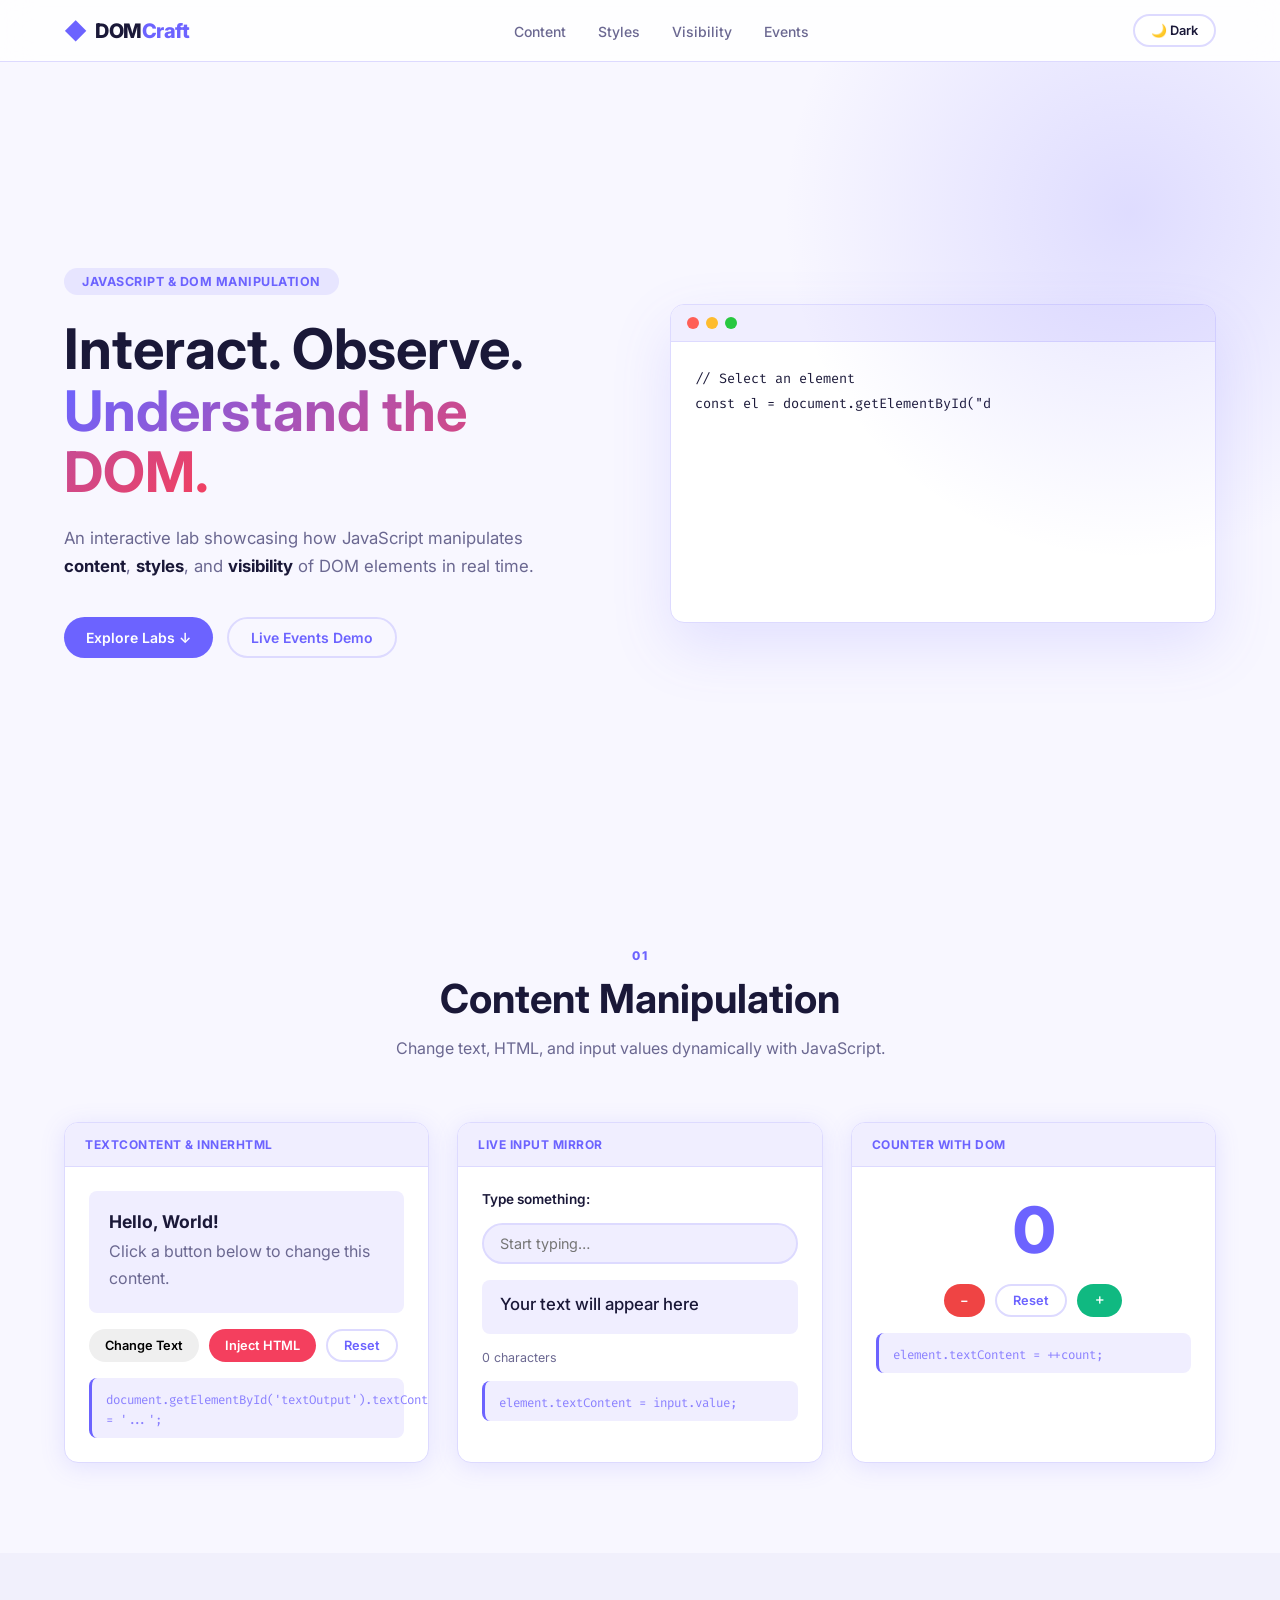
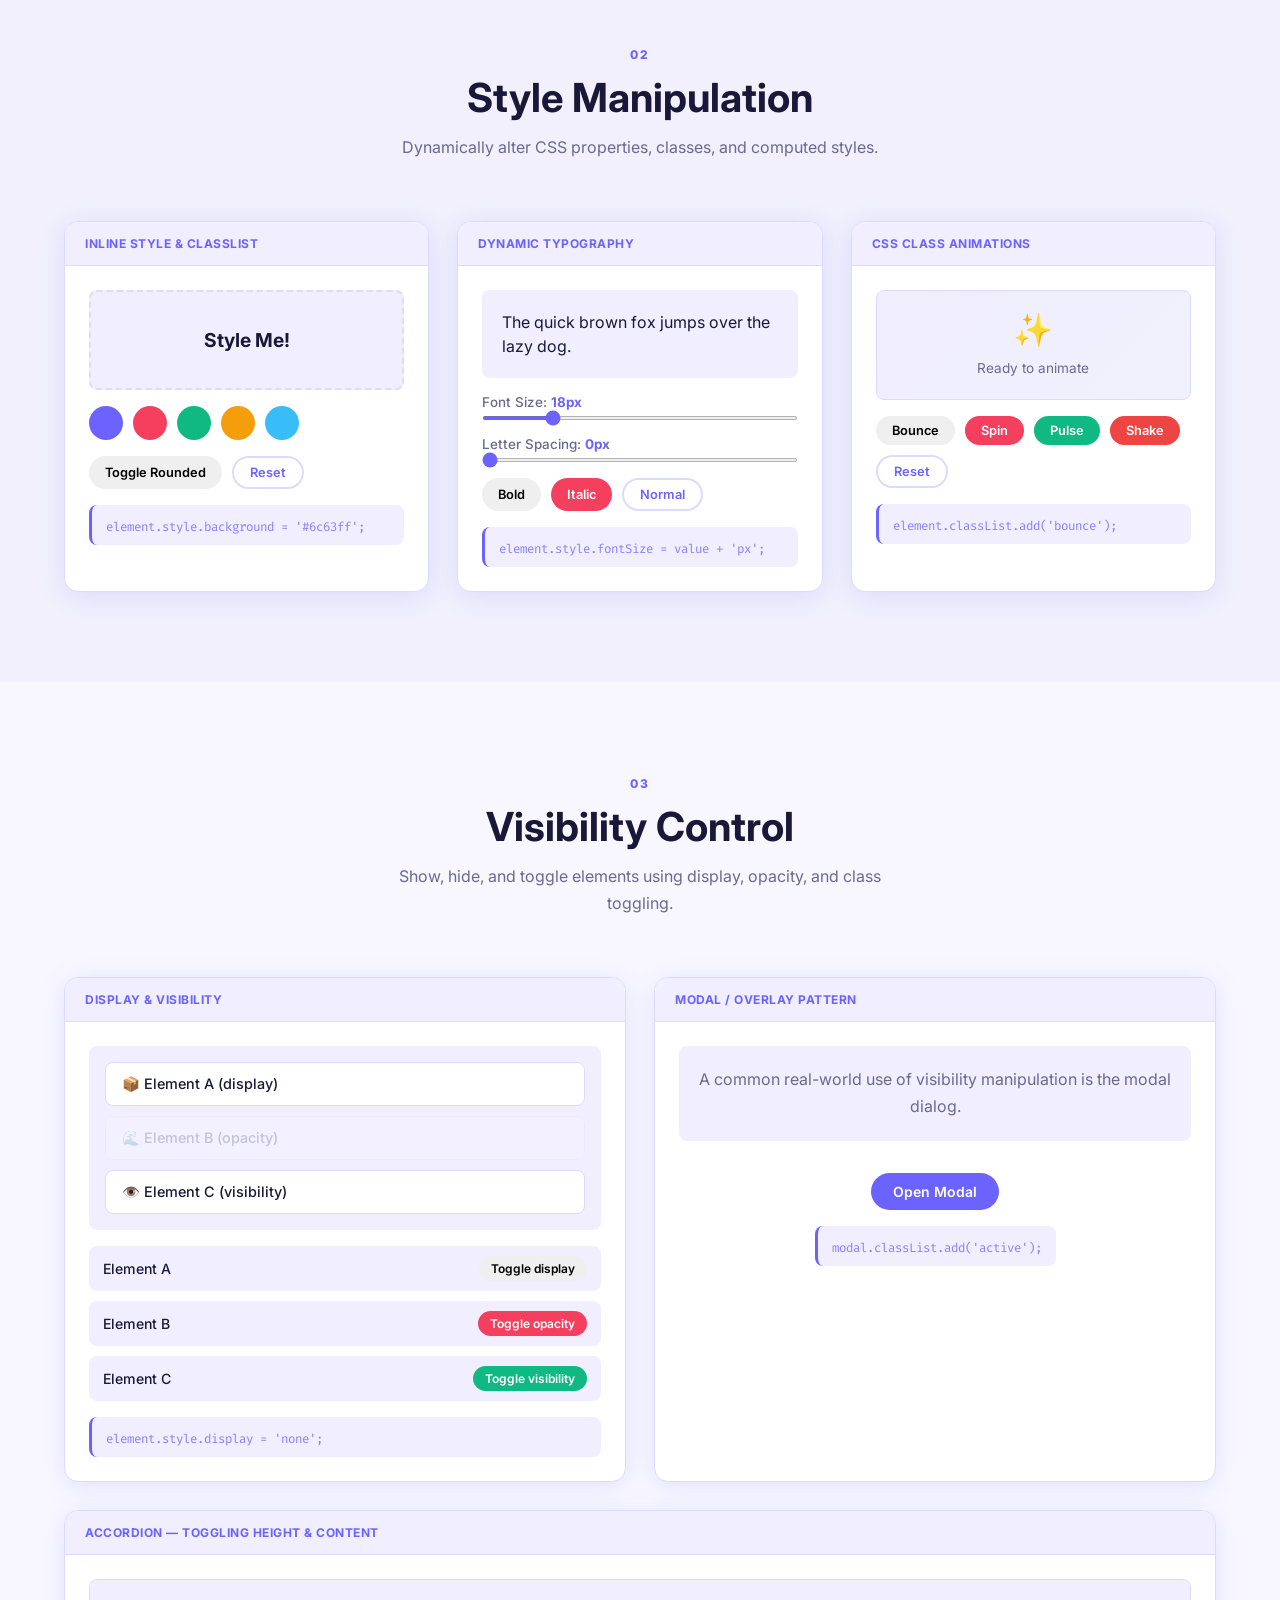
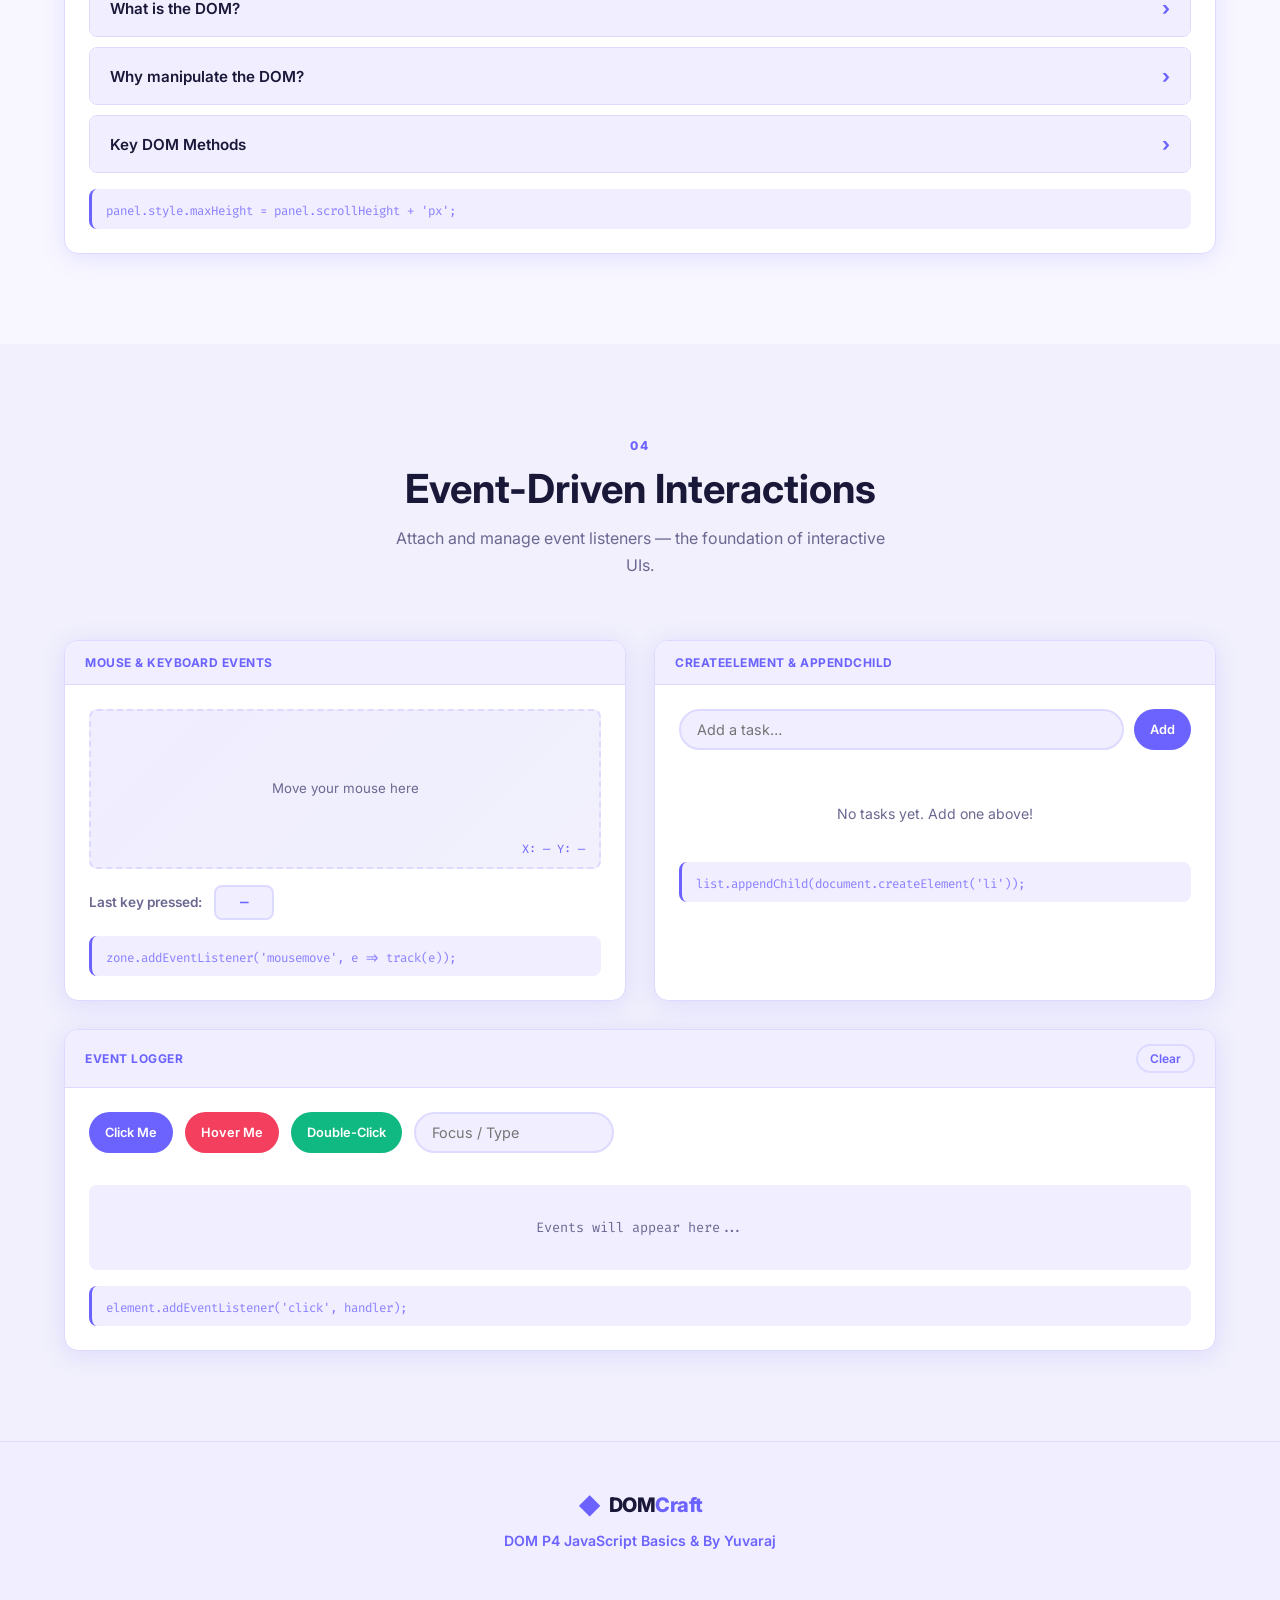
<file: P4 FSD/index.html>
<!DOCTYPE html>
<html lang="en">
<head>
  <meta charset="UTF-8" />
  <meta name="viewport" content="width=device-width, initial-scale=1.0" />
  <title>DOM Craft — JavaScript DOM Manipulation Lab</title>
  <link rel="stylesheet" href="style.css" />
  <link rel="preconnect" href="https://fonts.googleapis.com" />
  <link href="https://fonts.googleapis.com/css2?family=Inter:wght@300;400;500;600;700;800&family=Fira+Code:wght@400;500&display=swap" rel="stylesheet" />
</head>
<body>

  <!-- ── HEADER ─────────────────────────────────────────── -->
  <header class="site-header">
    <div class="logo">
      <span class="logo-icon">&#9670;</span>
      <span class="logo-text">DOM<span class="accent">Craft</span></span>
    </div>
    <nav class="nav">
      <a href="#content-lab">Content</a>
      <a href="#style-lab">Styles</a>
      <a href="#visibility-lab">Visibility</a>
      <a href="#event-lab">Events</a>
    </nav>
    <button id="themeToggle" class="theme-btn" title="Toggle Theme">🌙 Dark</button>
  </header>

  <!-- ── HERO ───────────────────────────────────────────── -->
  <section class="hero">
    <div class="hero-glow"></div>
    <div class="hero-content">
      <div class="badge">JavaScript &amp; DOM Manipulation</div>
      <h1 class="hero-title">
        Interact. Observe.<br /><span class="gradient-text">Understand the DOM.</span>
      </h1>
      <p class="hero-sub">
        An interactive lab showcasing how JavaScript manipulates <strong>content</strong>,
        <strong>styles</strong>, and <strong>visibility</strong> of DOM elements in real time.
      </p>
      <div class="hero-cta">
        <a href="#content-lab" class="btn btn-primary">Explore Labs ↓</a>
        <a href="#event-lab" class="btn btn-ghost">Live Events Demo</a>
      </div>
    </div>
    <div class="hero-visual">
      <div class="code-card" id="heroTypewriter">
        <div class="code-top-bar"><span></span><span></span><span></span></div>
        <pre class="code-body"><code id="typewriterCode"></code></pre>
      </div>
    </div>
  </section>

  <!-- ── SECTION 1 · CONTENT MANIPULATION ──────────────── -->
  <section class="lab-section" id="content-lab">
    <div class="section-header">
      <span class="section-number">01</span>
      <h2>Content Manipulation</h2>
      <p>Change text, HTML, and input values dynamically with JavaScript.</p>
    </div>

    <div class="card-grid">

      <!-- textContent / innerHTML -->
      <div class="lab-card">
        <div class="lab-card-header">
          <span class="lab-tag">textContent &amp; innerHTML</span>
        </div>
        <div class="lab-card-body">
          <div class="demo-output" id="textOutput">
            <h3>Hello, World!</h3>
            <p>Click a button below to change this content.</p>
          </div>
          <div class="btn-group">
            <button class="btn btn-sm" onclick="changeText()">Change Text</button>
            <button class="btn btn-sm btn-accent" onclick="changeHTML()">Inject HTML</button>
            <button class="btn btn-sm btn-ghost" onclick="resetText()">Reset</button>
          </div>
          <div class="code-snippet">
            <code id="textSnippet">document.getElementById('textOutput').textContent = '...';</code>
          </div>
        </div>
      </div>

      <!-- Live Input Mirror -->
      <div class="lab-card">
        <div class="lab-card-header">
          <span class="lab-tag">Live Input Mirror</span>
        </div>
        <div class="lab-card-body">
          <label class="input-label">Type something:</label>
          <input
            type="text"
            id="mirrorInput"
            class="lab-input"
            placeholder="Start typing…"
            oninput="mirrorText(this.value)"
          />
          <div class="mirror-output" id="mirrorOutput">Your text will appear here</div>
          <div class="char-counter" id="charCounter">0 characters</div>
          <div class="code-snippet"><code>element.textContent = input.value;</code></div>
        </div>
      </div>

      <!-- Counter -->
      <div class="lab-card">
        <div class="lab-card-header">
          <span class="lab-tag">Counter with DOM</span>
        </div>
        <div class="lab-card-body">
          <div class="counter-display" id="counterDisplay">0</div>
          <div class="btn-group center">
            <button class="btn btn-sm btn-danger" onclick="counterAction(-1)">−</button>
            <button class="btn btn-sm btn-ghost" onclick="counterAction(0)">Reset</button>
            <button class="btn btn-sm btn-success" onclick="counterAction(1)">＋</button>
          </div>
          <div class="code-snippet"><code>element.textContent = ++count;</code></div>
        </div>
      </div>

    </div>
  </section>

  <!-- ── SECTION 2 · STYLE MANIPULATION ────────────────── -->
  <section class="lab-section alt-bg" id="style-lab">
    <div class="section-header">
      <span class="section-number">02</span>
      <h2>Style Manipulation</h2>
      <p>Dynamically alter CSS properties, classes, and computed styles.</p>
    </div>

    <div class="card-grid">

      <!-- Color Picker -->
      <div class="lab-card">
        <div class="lab-card-header"><span class="lab-tag">Inline Style &amp; classList</span></div>
        <div class="lab-card-body">
          <div class="style-box" id="styleBox">
            <span>Style Me!</span>
          </div>
          <div class="color-palette">
            <button class="swatch" style="--c:#6c63ff" onclick="applyColor('#6c63ff','Purple')"></button>
            <button class="swatch" style="--c:#f43f5e" onclick="applyColor('#f43f5e','Rose')"></button>
            <button class="swatch" style="--c:#10b981" onclick="applyColor('#10b981','Emerald')"></button>
            <button class="swatch" style="--c:#f59e0b" onclick="applyColor('#f59e0b','Amber')"></button>
            <button class="swatch" style="--c:#38bdf8" onclick="applyColor('#38bdf8','Sky')"></button>
          </div>
          <div class="btn-group">
            <button class="btn btn-sm" onclick="toggleRound()">Toggle Rounded</button>
            <button class="btn btn-sm btn-ghost" onclick="resetStyle()">Reset</button>
          </div>
          <div class="code-snippet" id="styleSnippet"><code>element.style.background = '#6c63ff';</code></div>
        </div>
      </div>

      <!-- Font Size Slider -->
      <div class="lab-card">
        <div class="lab-card-header"><span class="lab-tag">Dynamic Typography</span></div>
        <div class="lab-card-body">
          <div class="font-demo" id="fontDemo">The quick brown fox jumps over the lazy dog.</div>
          <div class="slider-row">
            <label>Font Size: <strong id="fontSizeVal">18px</strong></label>
            <input type="range" min="10" max="48" value="18" class="lab-slider" id="fontSlider"
              oninput="changeFontSize(this.value)" />
          </div>
          <div class="slider-row">
            <label>Letter Spacing: <strong id="spacingVal">0px</strong></label>
            <input type="range" min="0" max="10" value="0" class="lab-slider" id="spacingSlider"
              oninput="changeSpacing(this.value)" />
          </div>
          <div class="btn-group">
            <button class="btn btn-sm" onclick="setFont('bold')">Bold</button>
            <button class="btn btn-sm btn-accent" onclick="setFont('italic')">Italic</button>
            <button class="btn btn-sm btn-ghost" onclick="setFont('normal')">Normal</button>
          </div>
          <div class="code-snippet"><code>element.style.fontSize = value + 'px';</code></div>
        </div>
      </div>

      <!-- Class Toggle Animator -->
      <div class="lab-card">
        <div class="lab-card-header"><span class="lab-tag">CSS Class Animations</span></div>
        <div class="lab-card-body">
          <div class="anim-box" id="animBox">
            <div class="anim-icon">✨</div>
            <p>Ready to animate</p>
          </div>
          <div class="btn-group wrap">
            <button class="btn btn-sm" onclick="animate('bounce')">Bounce</button>
            <button class="btn btn-sm btn-accent" onclick="animate('spin')">Spin</button>
            <button class="btn btn-sm btn-success" onclick="animate('pulse')">Pulse</button>
            <button class="btn btn-sm btn-danger" onclick="animate('shake')">Shake</button>
            <button class="btn btn-sm btn-ghost" onclick="animate('none')">Reset</button>
          </div>
          <div class="code-snippet"><code>element.classList.add('bounce');</code></div>
        </div>
      </div>

    </div>
  </section>

  <!-- ── SECTION 3 · VISIBILITY ─────────────────────────── -->
  <section class="lab-section" id="visibility-lab">
    <div class="section-header">
      <span class="section-number">03</span>
      <h2>Visibility Control</h2>
      <p>Show, hide, and toggle elements using display, opacity, and class toggling.</p>
    </div>

    <div class="card-grid two-col">

      <!-- Show / Hide / Toggle -->
      <div class="lab-card">
        <div class="lab-card-header"><span class="lab-tag">display &amp; visibility</span></div>
        <div class="lab-card-body">
          <div class="visibility-panel" id="visPanel">
            <div class="vis-item" id="visBox1">📦 Element A (display)</div>
            <div class="vis-item opaque" id="visBox2">🌊 Element B (opacity)</div>
            <div class="vis-item" id="visBox3">👁️ Element C (visibility)</div>
          </div>
          <div class="vis-controls">
            <div class="vis-row">
              <span>Element A</span>
              <button class="btn btn-xs" onclick="toggleDisplay('visBox1')">Toggle display</button>
            </div>
            <div class="vis-row">
              <span>Element B</span>
              <button class="btn btn-xs btn-accent" onclick="toggleOpacity('visBox2')">Toggle opacity</button>
            </div>
            <div class="vis-row">
              <span>Element C</span>
              <button class="btn btn-xs btn-success" onclick="toggleVisibility('visBox3')">Toggle visibility</button>
            </div>
          </div>
          <div class="code-snippet"><code>element.style.display = 'none';</code></div>
        </div>
      </div>

      <!-- Modal Demo -->
      <div class="lab-card">
        <div class="lab-card-header"><span class="lab-tag">Modal / Overlay Pattern</span></div>
        <div class="lab-card-body center-body">
          <div class="modal-preview">
            <p>A common real-world use of visibility manipulation is the modal dialog.</p>
          </div>
          <button class="btn btn-primary" onclick="openModal()">Open Modal</button>
          <div class="code-snippet"><code>modal.classList.add('active');</code></div>
        </div>
      </div>

      <!-- Accordion -->
      <div class="lab-card full-width">
        <div class="lab-card-header"><span class="lab-tag">Accordion — Toggling Height &amp; Content</span></div>
        <div class="lab-card-body">
          <div class="accordion" id="accordion">
            <div class="acc-item">
              <button class="acc-header" onclick="toggleAccordion(this)">
                <span>What is the DOM?</span><span class="acc-arrow">›</span>
              </button>
              <div class="acc-body">
                <p>The Document Object Model (DOM) is a programming interface for web documents. It represents the page so that programs can change the document structure, style, and content.</p>
              </div>
            </div>
            <div class="acc-item">
              <button class="acc-header" onclick="toggleAccordion(this)">
                <span>Why manipulate the DOM?</span><span class="acc-arrow">›</span>
              </button>
              <div class="acc-body">
                <p>DOM manipulation lets you create interactive, dynamic web pages without reloading — updating content, responding to user events, and building rich UI experiences entirely in the browser.</p>
              </div>
            </div>
            <div class="acc-item">
              <button class="acc-header" onclick="toggleAccordion(this)">
                <span>Key DOM Methods</span><span class="acc-arrow">›</span>
              </button>
              <div class="acc-body">
                <p><code>getElementById</code>, <code>querySelector</code>, <code>textContent</code>, <code>innerHTML</code>, <code>style</code>, <code>classList.add/remove/toggle</code>, <code>addEventListener</code> — these are the building blocks of DOM manipulation.</p>
              </div>
            </div>
          </div>
          <div class="code-snippet"><code>panel.style.maxHeight = panel.scrollHeight + 'px';</code></div>
        </div>
      </div>

    </div>
  </section>

  <!-- ── SECTION 4 · EVENTS ─────────────────────────────── -->
  <section class="lab-section alt-bg" id="event-lab">
    <div class="section-header">
      <span class="section-number">04</span>
      <h2>Event-Driven Interactions</h2>
      <p>Attach and manage event listeners — the foundation of interactive UIs.</p>
    </div>

    <div class="card-grid two-col">

      <!-- Mouse Tracker -->
      <div class="lab-card">
        <div class="lab-card-header"><span class="lab-tag">Mouse &amp; Keyboard Events</span></div>
        <div class="lab-card-body">
          <div class="tracker-zone" id="trackerZone"
            onmousemove="trackMouse(event)"
            onmouseleave="resetTracker()"
            onclick="clickSpark(event)">
            <div class="tracker-cursor" id="trackerCursor"></div>
            <p class="tracker-tip">Move your mouse here</p>
            <div class="tracker-coords" id="trackerCoords">X: — Y: —</div>
          </div>
          <div class="key-display">
            <label>Last key pressed:</label>
            <div class="key-badge" id="keyBadge">—</div>
          </div>
          <div class="code-snippet"><code>zone.addEventListener('mousemove', e => track(e));</code></div>
        </div>
      </div>

      <!-- To-Do List (createElement) -->
      <div class="lab-card">
        <div class="lab-card-header"><span class="lab-tag">createElement &amp; appendChild</span></div>
        <div class="lab-card-body">
          <div class="todo-input-row">
            <input type="text" id="todoInput" class="lab-input" placeholder="Add a task…"
              onkeydown="if(event.key==='Enter') addTodo()" />
            <button class="btn btn-primary btn-sm" onclick="addTodo()">Add</button>
          </div>
          <ul class="todo-list" id="todoList"></ul>
          <p class="todo-empty" id="todoEmpty">No tasks yet. Add one above!</p>
          <div class="code-snippet"><code>list.appendChild(document.createElement('li'));</code></div>
        </div>
      </div>

      <!-- Event Logger -->
      <div class="lab-card full-width">
        <div class="lab-card-header">
          <span class="lab-tag">Event Logger</span>
          <button class="btn btn-xs btn-ghost" onclick="clearLog()">Clear</button>
        </div>
        <div class="lab-card-body">
          <div class="event-buttons">
            <button class="btn btn-sm btn-primary" id="evBtn1">Click Me</button>
            <button class="btn btn-sm btn-accent"
              onmouseenter="logEvent('mouseenter','#evBtn2')"
              onmouseleave="logEvent('mouseleave','#evBtn2')"
              id="evBtn2">Hover Me</button>
            <button class="btn btn-sm btn-success" ondblclick="logEvent('dblclick','#evBtn3')" id="evBtn3">Double-Click</button>
            <input type="text" class="lab-input short" id="evInput"
              onfocus="logEvent('focus','#evInput')"
              onblur="logEvent('blur','#evInput')"
              onkeyup="logEvent('keyup ['+event.key+']','#evInput')"
              placeholder="Focus / Type" />
          </div>
          <div class="event-log" id="eventLog">
            <div class="log-placeholder">Events will appear here...</div>
          </div>
          <div class="code-snippet"><code>element.addEventListener('click', handler);</code></div>
        </div>
      </div>

    </div>
  </section>

  <!-- ── FOOTER ──────────────────────────────────────────── -->
  <footer class="site-footer">
    <div class="footer-inner">
      <div class="logo">
        <span class="logo-icon">&#9670;</span>
        <span class="logo-text">DOM<span class="accent">Craft</span></span>
      </div>
      <p class="footer-sub"> DOM P4 JavaScript Basics &amp; By Yuvaraj </p>
    </div>
  </footer>

  <!-- ── MODAL ───────────────────────────────────────────── -->
  <div class="modal-overlay" id="modalOverlay" onclick="handleOverlayClick(event)">
    <div class="modal-box" id="modalBox">
      <button class="modal-close" onclick="closeModal()">✕</button>
      <div class="modal-icon">🎉</div>
      <h3>Modal Dialog</h3>
      <p>This modal was displayed by toggling the <code>active</code> CSS class on an overlay element — a common DOM visibility pattern.</p>
      <div class="modal-code">
        <pre><code>// Open
document.getElementById('modalOverlay')
  .classList.add('active');

// Close
overlay.classList.remove('active');</code></pre>
      </div>
      <button class="btn btn-primary" onclick="closeModal()">Got it!</button>
    </div>
  </div>

  <!-- ── SPARK CANVAS ────────────────────────────────────── -->
  <canvas id="sparkCanvas"></canvas>

  <script src="script.js"></script>
</body>
</html>
</file>
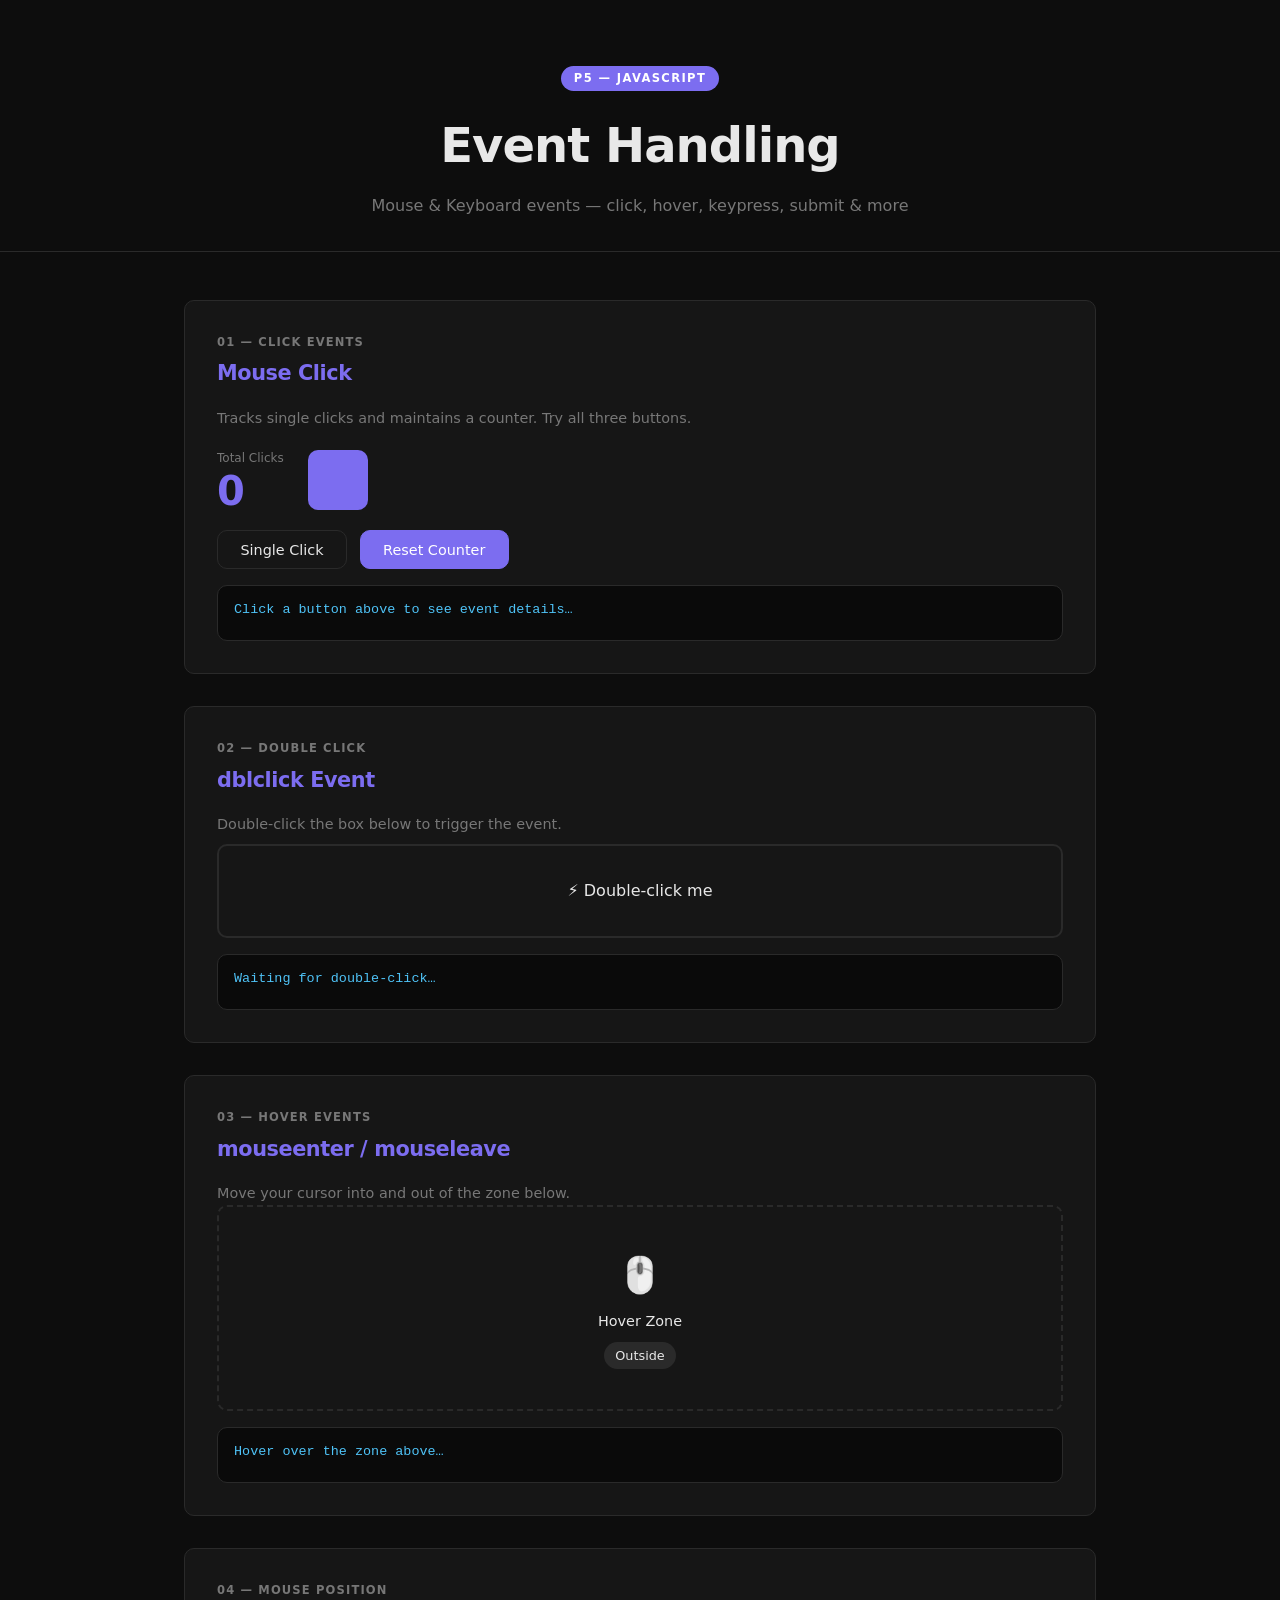
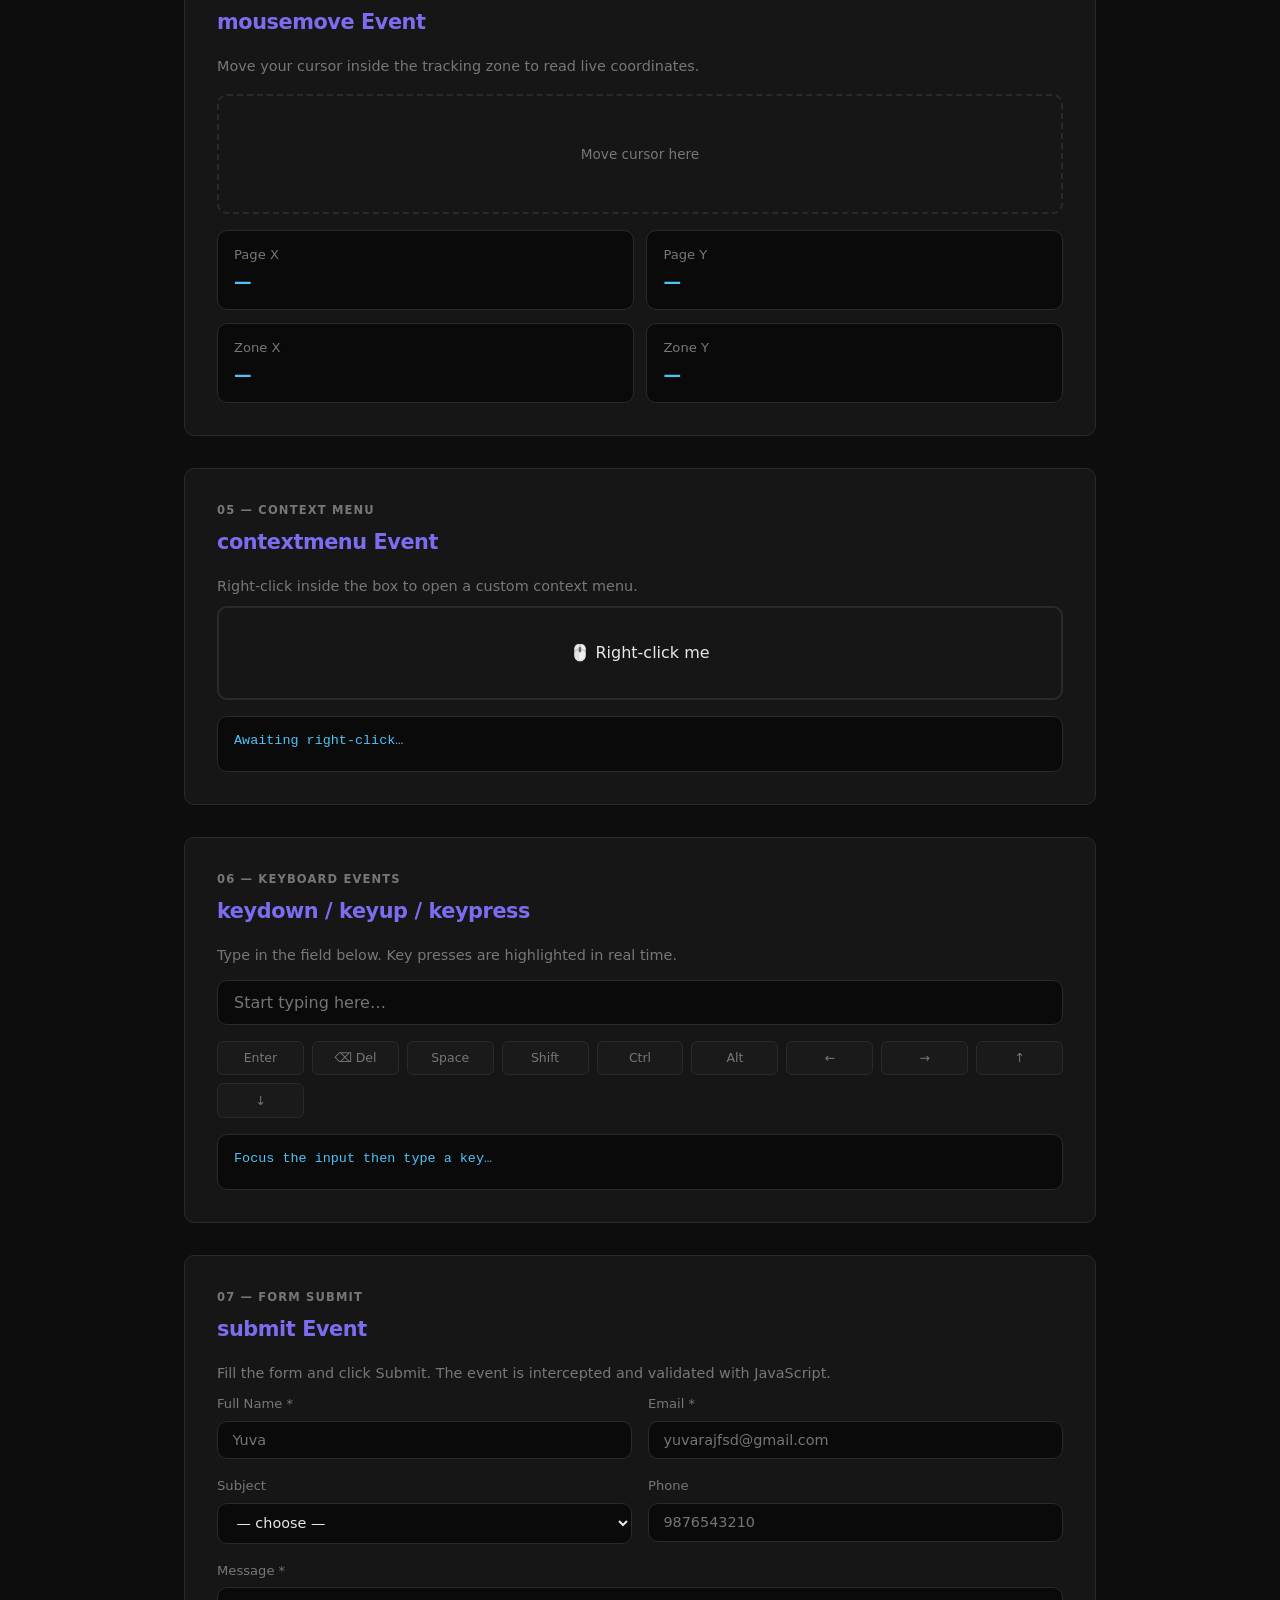
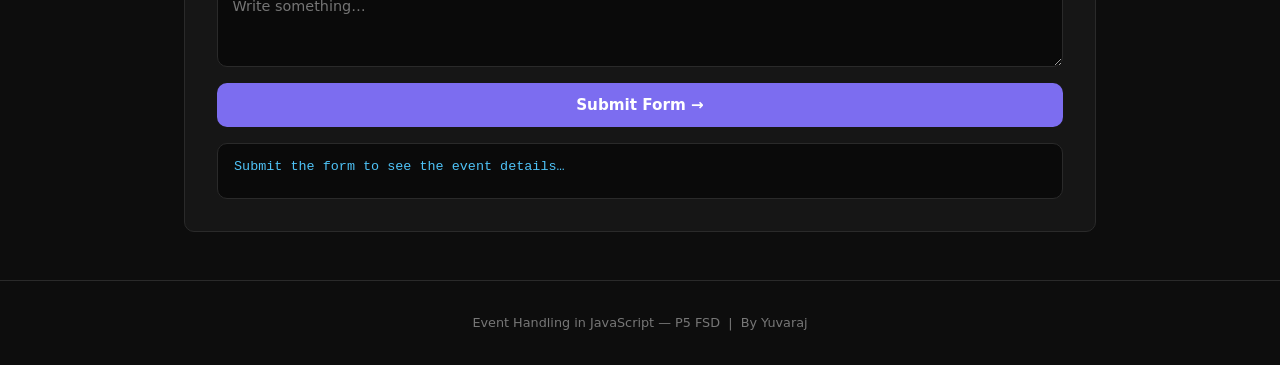
<file: P5 FSD/index.html>
<!DOCTYPE html>
<html lang="en">

<head>
    <meta charset="UTF-8" />
    <meta name="viewport" content="width=device-width, initial-scale=1.0" />
    <title>JS Event Handling</title>
    <style>
        /* ── Reset & Base ─────────────────────────────── */
        *,
        *::before,
        *::after {
            box-sizing: border-box;
            margin: 0;
            padding: 0;
        }

        :root {
            --bg: #0d0d0d;
            --surface: #161616;
            --border: #2a2a2a;
            --accent: #7c6df0;
            --accent2: #4fc3f7;
            --text: #e8e8e8;
            --muted: #777;
            --green: #4caf50;
            --red: #ef5350;
            --orange: #ff9800;
            --radius: 10px;
            --font: 'Inter', system-ui, sans-serif;
            --transition: 0.22s ease;
        }

        html {
            scroll-behavior: smooth;
        }

        body {
            font-family: var(--font);
            background: var(--bg);
            color: var(--text);
            min-height: 100vh;
            line-height: 1.6;
        }

        /* ── Typography ────────────────────────────────── */
        h1,
        h2,
        h3 {
            font-weight: 600;
            letter-spacing: -0.02em;
        }

        h1 {
            font-size: clamp(2rem, 5vw, 3rem);
        }

        h2 {
            font-size: 1.3rem;
            color: var(--accent);
            margin-bottom: 1rem;
        }

        p {
            color: var(--muted);
            font-size: 0.9rem;
        }

        /* ── Layout ─────────────────────────────────────── */
        header {
            text-align: center;
            padding: 4rem 2rem 2rem;
            border-bottom: 1px solid var(--border);
        }

        header span {
            display: inline-block;
            background: var(--accent);
            color: #fff;
            font-size: 0.72rem;
            font-weight: 700;
            letter-spacing: 0.12em;
            text-transform: uppercase;
            padding: 0.2rem 0.8rem;
            border-radius: 99px;
            margin-bottom: 1rem;
        }

        header p {
            margin-top: 0.6rem;
            font-size: 1rem;
        }

        main {
            max-width: 960px;
            margin: 0 auto;
            padding: 3rem 1.5rem;
            display: grid;
            gap: 2rem;
        }

        /* ── Card ───────────────────────────────────────── */
        .card {
            background: var(--surface);
            border: 1px solid var(--border);
            border-radius: var(--radius);
            padding: 2rem;
        }

        .card-label {
            font-size: 0.72rem;
            font-weight: 700;
            letter-spacing: 0.1em;
            text-transform: uppercase;
            color: var(--muted);
            margin-bottom: 0.4rem;
        }

        /* ── Log Box ─────────────────────────────────────── */
        .log {
            background: #0a0a0a;
            border: 1px solid var(--border);
            border-radius: var(--radius);
            padding: 0.8rem 1rem;
            min-height: 56px;
            font-size: 0.84rem;
            font-family: 'Courier New', monospace;
            color: var(--accent2);
            margin-top: 1rem;
            transition: border-color var(--transition);
        }

        .log.active {
            border-color: var(--accent);
        }

        /* ── Buttons ─────────────────────────────────────── */
        .btn {
            display: inline-flex;
            align-items: center;
            gap: 0.5rem;
            padding: 0.65rem 1.4rem;
            border: 1.5px solid var(--border);
            border-radius: var(--radius);
            background: transparent;
            color: var(--text);
            font-size: 0.9rem;
            font-family: var(--font);
            cursor: pointer;
            transition: background var(--transition), border-color var(--transition),
                transform var(--transition), box-shadow var(--transition);
        }

        .btn:hover {
            background: #222;
            border-color: var(--accent);
        }

        .btn:active {
            transform: scale(0.96);
        }

        .btn-accent {
            background: var(--accent);
            border-color: var(--accent);
            color: #fff;
        }

        .btn-accent:hover {
            background: #6a5de0;
            border-color: #6a5de0;
        }

        /* ── Click section ─────────────────────────────── */
        #click-count {
            font-size: 2.5rem;
            font-weight: 700;
            color: var(--accent);
            line-height: 1;
        }

        .btn-row {
            display: flex;
            flex-wrap: wrap;
            gap: 0.8rem;
            margin-top: 1.2rem;
        }

        /* ── Hover box ──────────────────────────────────── */
        .hover-zone {
            border: 2px dashed var(--border);
            border-radius: var(--radius);
            padding: 2.5rem 1rem;
            text-align: center;
            cursor: default;
            transition: background var(--transition), border-color var(--transition),
                transform var(--transition);
            position: relative;
            overflow: hidden;
        }

        .hover-zone:hover {
            background: #1d1a3a;
            border-color: var(--accent);
            transform: scale(1.01);
        }

        .hover-zone::after {
            content: "";
            position: absolute;
            inset: 0;
            background: radial-gradient(circle at var(--mx, 50%) var(--my, 50%),
                    rgba(124, 109, 240, 0.12) 0%, transparent 65%);
            pointer-events: none;
            opacity: 0;
            transition: opacity var(--transition);
        }

        .hover-zone:hover::after {
            opacity: 1;
        }

        .hover-icon {
            font-size: 2.2rem;
            margin-bottom: 0.4rem;
        }

        .hover-state {
            font-size: 0.8rem;
            padding: 0.2rem 0.7rem;
            border-radius: 99px;
            background: #2a2a2a;
            display: inline-block;
            margin-top: 0.6rem;
            transition: background var(--transition), color var(--transition);
        }

        .hover-zone:hover .hover-state {
            background: var(--accent);
            color: #fff;
        }

        /* ── Keyboard section ────────────────────────────── */
        .key-input {
            width: 100%;
            background: #0a0a0a;
            border: 1.5px solid var(--border);
            border-radius: var(--radius);
            padding: 0.75rem 1rem;
            color: var(--text);
            font-size: 1rem;
            font-family: var(--font);
            outline: none;
            transition: border-color var(--transition), box-shadow var(--transition);
            margin-top: 0.8rem;
        }

        .key-input:focus {
            border-color: var(--accent);
            box-shadow: 0 0 0 3px rgba(124, 109, 240, 0.18);
        }

        .key-grid {
            display: grid;
            grid-template-columns: repeat(auto-fill, minmax(80px, 1fr));
            gap: 0.5rem;
            margin-top: 1rem;
        }

        .key-badge {
            background: #1a1a1a;
            border: 1px solid var(--border);
            border-radius: 6px;
            padding: 0.4rem 0.5rem;
            text-align: center;
            font-size: 0.78rem;
            color: var(--muted);
            transition: all var(--transition);
        }

        .key-badge.pressed {
            background: var(--accent);
            border-color: var(--accent);
            color: #fff;
            transform: scale(0.94);
        }

        /* ── Form section ────────────────────────────────── */
        form {
            display: flex;
            flex-direction: column;
            gap: 1rem;
            margin-top: 0.5rem;
        }

        .field {
            display: flex;
            flex-direction: column;
            gap: 0.4rem;
        }

        .field label {
            font-size: 0.82rem;
            color: var(--muted);
        }

        .field input,
        .field select,
        .field textarea {
            background: #0a0a0a;
            border: 1.5px solid var(--border);
            border-radius: var(--radius);
            padding: 0.65rem 0.9rem;
            color: var(--text);
            font-size: 0.9rem;
            font-family: var(--font);
            outline: none;
            transition: border-color var(--transition), box-shadow var(--transition);
        }

        .field input:focus,
        .field select:focus,
        .field textarea:focus {
            border-color: var(--accent);
            box-shadow: 0 0 0 3px rgba(124, 109, 240, 0.15);
        }

        .field textarea {
            resize: vertical;
            min-height: 80px;
        }

        .field select option {
            background: #1a1a1a;
        }

        .form-row {
            display: grid;
            grid-template-columns: 1fr 1fr;
            gap: 1rem;
        }

        .submit-btn {
            padding: 0.8rem;
            background: var(--accent);
            border: none;
            border-radius: var(--radius);
            color: #fff;
            font-size: 0.95rem;
            font-weight: 600;
            font-family: var(--font);
            cursor: pointer;
            transition: background var(--transition), transform var(--transition),
                box-shadow var(--transition);
        }

        .submit-btn:hover {
            background: #6a5de0;
            box-shadow: 0 4px 20px rgba(124, 109, 240, 0.3);
        }

        .submit-btn:active {
            transform: scale(0.98);
        }

        /* success/error states */
        .feedback {
            display: none;
            align-items: center;
            gap: 0.5rem;
            font-size: 0.85rem;
            padding: 0.7rem 1rem;
            border-radius: var(--radius);
            margin-top: 0.5rem;
            border: 1px solid transparent;
        }

        .feedback.show {
            display: flex;
        }

        .feedback.success {
            background: rgba(76, 175, 80, 0.1);
            border-color: rgba(76, 175, 80, 0.3);
            color: var(--green);
        }

        .feedback.error {
            background: rgba(239, 83, 80, 0.1);
            border-color: rgba(239, 83, 80, 0.3);
            color: var(--red);
        }

        /* ── Mouse-move tracker ──────────────────────────── */
        .mouse-grid {
            display: grid;
            grid-template-columns: 1fr 1fr;
            gap: 0.8rem;
            margin-top: 1rem;
        }

        .stat-box {
            background: #0a0a0a;
            border: 1px solid var(--border);
            border-radius: var(--radius);
            padding: 0.8rem 1rem;
            font-size: 0.82rem;
            color: var(--muted);
        }

        .stat-box strong {
            display: block;
            font-size: 1.1rem;
            font-weight: 700;
            color: var(--accent2);
            margin-top: 0.2rem;
        }

        .move-zone {
            height: 120px;
            border: 2px dashed var(--border);
            border-radius: var(--radius);
            display: flex;
            align-items: center;
            justify-content: center;
            font-size: 0.85rem;
            color: var(--muted);
            cursor: crosshair;
            margin-top: 1rem;
            position: relative;
            overflow: hidden;
            transition: border-color var(--transition);
        }

        .move-zone:hover {
            border-color: var(--accent2);
        }

        .move-dot {
            width: 12px;
            height: 12px;
            background: var(--accent2);
            border-radius: 50%;
            position: absolute;
            pointer-events: none;
            transform: translate(-50%, -50%);
            box-shadow: 0 0 8px var(--accent2);
            opacity: 0;
            transition: opacity 0.1s;
        }

        /* ── Double-click section ────────────────────────── */
        .dbl-box {
            border: 2px solid var(--border);
            border-radius: var(--radius);
            padding: 2rem;
            text-align: center;
            font-size: 1rem;
            cursor: pointer;
            transition: all var(--transition);
            user-select: none;
            margin-top: 0.5rem;
        }

        .dbl-box:hover {
            border-color: var(--orange);
        }

        /* ── Right-click section ─────────────────────────── */
        .ctx-box {
            border: 2px solid var(--border);
            border-radius: var(--radius);
            padding: 2rem;
            text-align: center;
            font-size: 1rem;
            cursor: context-menu;
            transition: all var(--transition);
            user-select: none;
            margin-top: 0.5rem;
        }

        .custom-menu {
            display: none;
            position: fixed;
            background: var(--surface);
            border: 1px solid var(--border);
            border-radius: var(--radius);
            padding: 0.4rem 0;
            z-index: 999;
            min-width: 160px;
            box-shadow: 0 8px 24px rgba(0, 0, 0, 0.5);
        }

        .custom-menu.show {
            display: block;
        }

        .custom-menu li {
            list-style: none;
            padding: 0.5rem 1rem;
            font-size: 0.85rem;
            cursor: pointer;
            transition: background var(--transition);
            display: flex;
            align-items: center;
            gap: 0.5rem;
        }

        .custom-menu li:hover {
            background: #242424;
            color: var(--accent);
        }

        /* ── Scroll progress ─────────────────────────────── */
        #scroll-bar {
            position: fixed;
            top: 0;
            left: 0;
            height: 3px;
            background: linear-gradient(90deg, var(--accent), var(--accent2));
            z-index: 100;
            transition: width 0.1s;
        }

        /* ── Footer ──────────────────────────────────────── */
        footer {
            text-align: center;
            padding: 2rem;
            border-top: 1px solid var(--border);
            font-size: 0.8rem;
            color: var(--muted);
        }

        /* ── Responsive ──────────────────────────────────── */
        @media (max-width: 600px) {
            .form-row {
                grid-template-columns: 1fr;
            }

            .mouse-grid {
                grid-template-columns: 1fr;
            }
        }
    </style>
</head>

<body>

    <!-- Scroll progress bar -->
    <div id="scroll-bar"></div>

    <!-- Custom context menu -->
    <ul class="custom-menu" id="ctxMenu">
        <li onclick="ctxAction('copy')">📋 Copy</li>
        <li onclick="ctxAction('share')">🔗 Share</li>
        <li onclick="ctxAction('inspect')">🔍 Inspect Element</li>
        <li onclick="ctxAction('close')">✖ Close</li>
    </ul>

    <!-- ── Header ─────────────────────────── -->
    <header>
        <span>P5 — JavaScript</span>
        <h1>Event Handling</h1>
        <p>Mouse &amp; Keyboard events — click, hover, keypress, submit &amp; more</p>
    </header>

    <!-- ── Main ───────────────────────────── -->
    <main>

        <!-- 1. CLICK -->
        <div class="card">
            <div class="card-label">01 — Click Events</div>
            <h2>Mouse Click</h2>
            <p>Tracks single clicks and maintains a counter. Try all three buttons.</p>

            <div style="margin-top:1.2rem; display:flex; align-items:center; gap:1.5rem; flex-wrap:wrap;">
                <div>
                    <div style="font-size:0.75rem;color:var(--muted);margin-bottom:0.2rem;">Total Clicks</div>
                    <div id="click-count">0</div>
                </div>
                <div id="click-color-box" style="
        width:60px;height:60px;border-radius:10px;
        background:var(--accent);
        transition:background 0.4s, transform 0.2s;
        cursor:pointer;
      " title="Click me!"></div>
            </div>

            <div class="btn-row">
                <button class="btn" id="btn-click">Single Click</button>
                <button class="btn btn-accent" id="btn-reset">Reset Counter</button>
            </div>
            <div class="log" id="click-log">Click a button above to see event details…</div>
        </div>

        <!-- 2. DOUBLE CLICK -->
        <div class="card">
            <div class="card-label">02 — Double Click</div>
            <h2>dblclick Event</h2>
            <p>Double-click the box below to trigger the event.</p>
            <div class="dbl-box" id="dbl-box">⚡ Double-click me</div>
            <div class="log" id="dbl-log">Waiting for double-click…</div>
        </div>

        <!-- 3. HOVER -->
        <div class="card">
            <div class="card-label">03 — Hover Events</div>
            <h2>mouseenter / mouseleave</h2>
            <p>Move your cursor into and out of the zone below.</p>

            <div class="hover-zone" id="hover-zone">
                <div class="hover-icon" id="hover-icon">🖱️</div>
                <div style="font-size:0.9rem;">Hover Zone</div>
                <div class="hover-state" id="hover-state">Outside</div>
            </div>

            <div class="log" id="hover-log">Hover over the zone above…</div>
        </div>

        <!-- 4. MOUSE MOVE -->
        <div class="card">
            <div class="card-label">04 — Mouse Position</div>
            <h2>mousemove Event</h2>
            <p>Move your cursor inside the tracking zone to read live coordinates.</p>

            <div class="move-zone" id="move-zone">
                Move cursor here
                <div class="move-dot" id="move-dot"></div>
            </div>

            <div class="mouse-grid">
                <div class="stat-box">Page X <strong id="mx">—</strong></div>
                <div class="stat-box">Page Y <strong id="my">—</strong></div>
                <div class="stat-box">Zone X <strong id="zx">—</strong></div>
                <div class="stat-box">Zone Y <strong id="zy">—</strong></div>
            </div>
        </div>

        <!-- 5. RIGHT CLICK -->
        <div class="card">
            <div class="card-label">05 — Context Menu</div>
            <h2>contextmenu Event</h2>
            <p>Right-click inside the box to open a custom context menu.</p>
            <div class="ctx-box" id="ctx-box">🖱️ Right-click me</div>
            <div class="log" id="ctx-log">Awaiting right-click…</div>
        </div>

        <!-- 6. KEYBOARD -->
        <div class="card">
            <div class="card-label">06 — Keyboard Events</div>
            <h2>keydown / keyup / keypress</h2>
            <p>Type in the field below. Key presses are highlighted in real time.</p>

            <input type="text" class="key-input" id="key-input" placeholder="Start typing here…" autocomplete="off" />

            <div class="key-grid" id="key-grid">
                <div class="key-badge" data-key="Enter">Enter</div>
                <div class="key-badge" data-key="Backspace">⌫ Del</div>
                <div class="key-badge" data-key="Space">Space</div>
                <div class="key-badge" data-key="Shift">Shift</div>
                <div class="key-badge" data-key="Control">Ctrl</div>
                <div class="key-badge" data-key="Alt">Alt</div>
                <div class="key-badge" data-key="ArrowLeft">←</div>
                <div class="key-badge" data-key="ArrowRight">→</div>
                <div class="key-badge" data-key="ArrowUp">↑</div>
                <div class="key-badge" data-key="ArrowDown">↓</div>
            </div>

            <div class="log" id="key-log">Focus the input then type a key…</div>
        </div>

        <!-- 7. FORM SUBMIT -->
        <div class="card">
            <div class="card-label">07 — Form Submit</div>
            <h2>submit Event</h2>
            <p>Fill the form and click Submit. The event is intercepted and validated with JavaScript.</p>

            <form id="demo-form">
                <div class="form-row">
                    <div class="field">
                        <label for="f-name">Full Name *</label>
                        <input type="text" id="f-name" placeholder="Yuva" />
                    </div>
                    <div class="field">
                        <label for="f-email">Email *</label>
                        <input type="email" id="f-email" placeholder="yuvarajfsd@gmail.com" />
                    </div>
                </div>
                <div class="form-row">
                    <div class="field">
                        <label for="f-subject">Subject</label>
                        <select id="f-subject">
                            <option value="">— choose —</option>
                            <option>Click Events</option>
                            <option>Keyboard Events</option>
                            <option>Form Events</option>
                            <option>Other</option>
                        </select>
                    </div>
                    <div class="field">
                        <label for="f-phone">Phone</label>
                        <input type="tel" id="f-phone" placeholder="9876543210" />
                    </div>
                </div>
                <div class="field">
                    <label for="f-msg">Message *</label>
                    <textarea id="f-msg" placeholder="Write something…"></textarea>
                </div>
                <button type="submit" class="submit-btn" id="submit-btn">Submit Form →</button>
            </form>

            <div class="feedback" id="form-feedback"></div>
            <div class="log" id="form-log">Submit the form to see the event details…</div>
        </div>

    </main>

    <footer>
        Event Handling in JavaScript — P5 FSD &nbsp;|&nbsp; By Yuvaraj
    </footer>

    <!-- ── JavaScript ─────────────────────────────── -->
    <script>
        /* ────────────────────────────────────────────
           Utility helpers
        ──────────────────────────────────────────── */
        const $ = id => document.getElementById(id);
        const colors = ['#7c6df0', '#4fc3f7', '#f06292', '#aed581', '#ffb74d', '#ff8a65', '#4dd0e1'];
        let colorIdx = 0;

        function setLog(logEl, msg, flash = true) {
            logEl.textContent = msg;
            if (flash) {
                logEl.classList.add('active');
                setTimeout(() => logEl.classList.remove('active'), 600);
            }
        }

        function formatEvent(e, extra = '') {
            const t = new Date();
            const ts = t.toLocaleTimeString([], { hour12: false });
            return `[${ts}] ${e.type}${extra ? ' — ' + extra : ''}`;
        }

        /* ────────────────────────────────────────────
           1. CLICK EVENTS
        ──────────────────────────────────────────── */
        let clicks = 0;

        function updateCount() {
            $('click-count').textContent = clicks;
        }

        $('btn-click').addEventListener('click', e => {
            clicks++;
            updateCount();
            colorIdx = (colorIdx + 1) % colors.length;
            $('click-color-box').style.background = colors[colorIdx];
            $('click-color-box').style.transform = 'scale(1.15)';
            setTimeout(() => ($('click-color-box').style.transform = 'scale(1)'), 200);
            setLog($('click-log'), formatEvent(e, `count → ${clicks}, color → ${colors[colorIdx]}`));
        });

        $('click-color-box').addEventListener('click', e => {
            clicks++;
            updateCount();
            colorIdx = (colorIdx + 1) % colors.length;
            $('click-color-box').style.background = colors[colorIdx];
            setLog($('click-log'), formatEvent(e, `color box clicked → count ${clicks}`));
        });

        $('btn-reset').addEventListener('click', e => {
            clicks = 0;
            updateCount();
            setLog($('click-log'), formatEvent(e, 'counter reset to 0'));
        });

        /* ────────────────────────────────────────────
           2. DOUBLE CLICK
        ──────────────────────────────────────────── */
        let dblCount = 0;
        const dblEmojis = ['⚡', '🎉', '🔥', '💥', '✨', '🚀'];

        $('dbl-box').addEventListener('dblclick', e => {
            dblCount++;
            const emoji = dblEmojis[dblCount % dblEmojis.length];
            $('dbl-box').textContent = `${emoji} Double-clicked × ${dblCount}!`;
            $('dbl-box').style.borderColor = colors[(dblCount) % colors.length];
            $('dbl-box').style.color = colors[(dblCount) % colors.length];
            setLog($('dbl-log'), formatEvent(e, `dblclick fired — total ${dblCount}×`));
        });

        /* ────────────────────────────────────────────
           3. HOVER EVENTS (mouseenter / mouseleave)
        ──────────────────────────────────────────── */
        const hoverZone = $('hover-zone');

        hoverZone.addEventListener('mousemove', e => {
            const r = hoverZone.getBoundingClientRect();
            const px = ((e.clientX - r.left) / r.width * 100).toFixed(0);
            const py = ((e.clientY - r.top) / r.height * 100).toFixed(0);
            hoverZone.style.setProperty('--mx', px + '%');
            hoverZone.style.setProperty('--my', py + '%');
        });

        hoverZone.addEventListener('mouseenter', e => {
            $('hover-icon').textContent = '✅';
            setLog($('hover-log'), formatEvent(e, 'cursor ENTERED the hover zone'));
        });

        hoverZone.addEventListener('mouseleave', e => {
            $('hover-icon').textContent = '🖱️';
            setLog($('hover-log'), formatEvent(e, 'cursor LEFT the hover zone'));
        });

        /* ────────────────────────────────────────────
           4. MOUSE MOVE — coordinate tracker
        ──────────────────────────────────────────── */
        const moveZone = $('move-zone');
        const moveDot = $('move-dot');

        moveZone.addEventListener('mousemove', e => {
            const r = moveZone.getBoundingClientRect();
            const zx = (e.clientX - r.left).toFixed(0);
            const zy = (e.clientY - r.top).toFixed(0);

            $('mx').textContent = e.pageX;
            $('my').textContent = e.pageY;
            $('zx').textContent = zx;
            $('zy').textContent = zy;

            moveDot.style.left = zx + 'px';
            moveDot.style.top = zy + 'px';
            moveDot.style.opacity = '1';
        });

        moveZone.addEventListener('mouseleave', () => {
            moveDot.style.opacity = '0';
        });

        /* ────────────────────────────────────────────
           5. RIGHT CLICK — custom context menu
        ──────────────────────────────────────────── */
        const ctxMenu = $('ctxMenu');

        $('ctx-box').addEventListener('contextmenu', e => {
            e.preventDefault();
            ctxMenu.style.top = e.clientY + 'px';
            ctxMenu.style.left = e.clientX + 'px';
            ctxMenu.classList.add('show');
            setLog($('ctx-log'), formatEvent(e, `right-click at (${e.clientX}, ${e.clientY})`));
        });

        document.addEventListener('click', () => ctxMenu.classList.remove('show'));

        function ctxAction(action) {
            ctxMenu.classList.remove('show');
            setLog($('ctx-log'), `Custom menu: "${action}" selected`);
        }

        /* ────────────────────────────────────────────
           6. KEYBOARD EVENTS
        ──────────────────────────────────────────── */
        const keyInput = $('key-input');

        keyInput.addEventListener('keydown', e => {
            // highlight badge
            const badge = document.querySelector(`.key-badge[data-key="${e.key}"]`);
            if (badge) badge.classList.add('pressed');
            setLog($('key-log'), `keydown → key: "${e.key}"  code: ${e.code}  shift: ${e.shiftKey}`);
        });

        keyInput.addEventListener('keyup', e => {
            const badge = document.querySelector(`.key-badge[data-key="${e.key}"]`);
            if (badge) setTimeout(() => badge.classList.remove('pressed'), 180);
            setLog($('key-log'), `keyup   → key: "${e.key}"  code: ${e.code}  value length: ${keyInput.value.length}`);
        });

        keyInput.addEventListener('input', e => {
            // live char count in placeholder area
            if (keyInput.value.length === 0) {
                keyInput.placeholder = 'Start typing here…';
            } else {
                keyInput.placeholder = '';
            }
        });

        /* ────────────────────────────────────────────
           7. FORM SUBMIT EVENT
        ──────────────────────────────────────────── */
        const form = $('demo-form');
        const feedback = $('form-feedback');

        form.addEventListener('submit', e => {
            e.preventDefault();  // ← prevent page reload

            const name = $('f-name').value.trim();
            const email = $('f-email').value.trim();
            const msg = $('f-msg').value.trim();

            // reset
            feedback.className = 'feedback';
            feedback.textContent = '';

            if (!name || !email || !msg) {
                feedback.classList.add('show', 'error');
                feedback.textContent = '⚠️  Please fill in all required fields (Name, Email, Message).';
                setLog($('form-log'), `submit event fired — VALIDATION FAILED (missing fields)`);
                return;
            }

            const emailOk = /^[^\s@]+@[^\s@]+\.[^\s@]+$/.test(email);
            if (!emailOk) {
                feedback.classList.add('show', 'error');
                feedback.textContent = '⚠️  Please enter a valid email address.';
                setLog($('form-log'), `submit event fired — VALIDATION FAILED (bad email)`);
                return;
            }

            // success
            feedback.classList.add('show', 'success');
            feedback.textContent = `✅  Form submitted! Hello, ${name}. We'll contact you at ${email}.`;
            setLog($('form-log'), `submit event fired — SUCCESS → name="${name}" email="${email}" msgLen=${msg.length}`);

            // reset form after short delay
            setTimeout(() => {
                form.reset();
                feedback.className = 'feedback';
            }, 4000);
        });

        /* ────────────────────────────────────────────
           Scroll Progress Bar
        ──────────────────────────────────────────── */
        window.addEventListener('scroll', () => {
            const scrolled = window.scrollY;
            const total = document.body.scrollHeight - window.innerHeight;
            const pct = total > 0 ? (scrolled / total * 100).toFixed(1) : 0;
            $('scroll-bar').style.width = pct + '%';
        });
    </script>
</body>

</html>
</file>
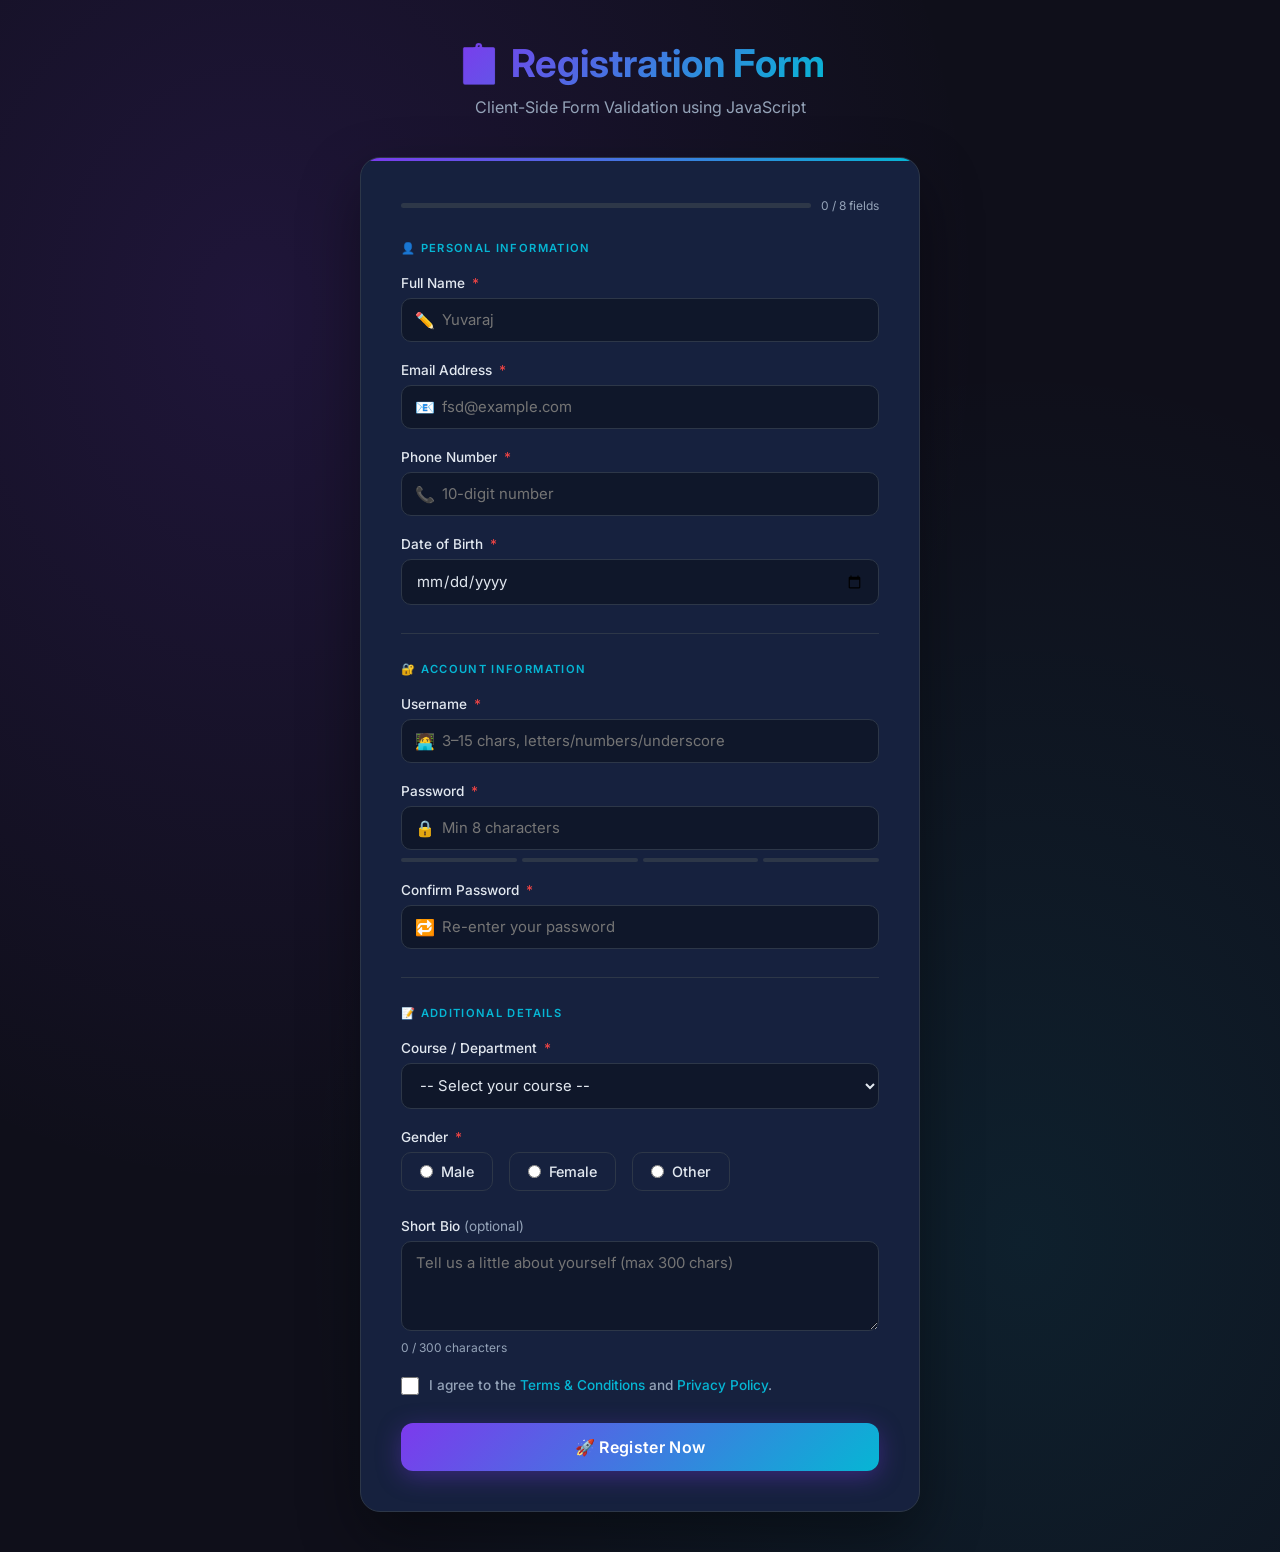
<file: P6 FSD/index.html>
<!DOCTYPE html>
<html lang="en">

<head>
    <meta charset="UTF-8" />
    <meta name="viewport" content="width=device-width, initial-scale=1.0" />
    <title>Client-Side Form Validation</title>
    <link rel="preconnect" href="https://fonts.googleapis.com">
    <link href="https://fonts.googleapis.com/css2?family=Inter:wght@300;400;500;600;700&display=swap" rel="stylesheet">
    <style>
        *,
        *::before,
        *::after {
            box-sizing: border-box;
            margin: 0;
            padding: 0;
        }

        :root {
            --bg: #0f0f1a;
            --surface: #1a1a2e;
            --card: #16213e;
            --accent: #7c3aed;
            --accent2: #06b6d4;
            --success: #10b981;
            --error: #ef4444;
            --warning: #f59e0b;
            --text: #e2e8f0;
            --muted: #94a3b8;
            --border: #2d3748;
            --input-bg: #0f172a;
        }

        body {
            font-family: 'Inter', sans-serif;
            background: var(--bg);
            color: var(--text);
            min-height: 100vh;
            display: flex;
            flex-direction: column;
            align-items: center;
            padding: 40px 20px;
            background-image:
                radial-gradient(ellipse at 20% 20%, rgba(124, 58, 237, 0.15) 0%, transparent 50%),
                radial-gradient(ellipse at 80% 80%, rgba(6, 182, 212, 0.1) 0%, transparent 50%);
        }

        header {
            text-align: center;
            margin-bottom: 40px;
        }

        header h1 {
            font-size: 2.4rem;
            font-weight: 700;
            background: linear-gradient(135deg, #7c3aed, #06b6d4);
            -webkit-background-clip: text;
            -webkit-text-fill-color: transparent;
            background-clip: text;
            margin-bottom: 10px;
        }

        header p {
            color: var(--muted);
            font-size: 1rem;
        }

        .form-card {
            background: var(--card);
            border: 1px solid var(--border);
            border-radius: 20px;
            padding: 40px;
            width: 100%;
            max-width: 560px;
            box-shadow: 0 25px 60px rgba(0, 0, 0, 0.4);
            position: relative;
            overflow: hidden;
        }

        .form-card::before {
            content: '';
            position: absolute;
            top: 0;
            left: 0;
            right: 0;
            height: 3px;
            background: linear-gradient(90deg, #7c3aed, #06b6d4);
        }

        .form-section-title {
            font-size: 0.7rem;
            font-weight: 600;
            letter-spacing: 0.12em;
            text-transform: uppercase;
            color: var(--accent2);
            margin-bottom: 20px;
        }

        .divider {
            border: none;
            border-top: 1px solid var(--border);
            margin: 28px 0;
        }

        .field {
            margin-bottom: 20px;
        }

        label {
            display: block;
            font-size: 0.85rem;
            font-weight: 500;
            color: var(--text);
            margin-bottom: 7px;
        }

        label span.req {
            color: var(--error);
            margin-left: 3px;
        }

        .input-wrap {
            position: relative;
        }

        .input-wrap .icon {
            position: absolute;
            left: 14px;
            top: 50%;
            transform: translateY(-50%);
            font-size: 1rem;
            pointer-events: none;
            color: var(--muted);
            transition: color 0.2s;
        }

        .input-wrap.has-icon input,
        .input-wrap.has-icon select {
            padding-left: 40px;
        }

        input,
        select,
        textarea {
            width: 100%;
            background: var(--input-bg);
            border: 1.5px solid var(--border);
            border-radius: 10px;
            padding: 12px 14px;
            color: var(--text);
            font-family: 'Inter', sans-serif;
            font-size: 0.93rem;
            outline: none;
            transition: border-color 0.25s, box-shadow 0.25s;
        }

        input:focus,
        select:focus,
        textarea:focus {
            border-color: var(--accent);
            box-shadow: 0 0 0 3px rgba(124, 58, 237, 0.2);
        }

        input.valid {
            border-color: var(--success);
            box-shadow: 0 0 0 3px rgba(16, 185, 129, 0.15);
        }

        input.invalid,
        select.invalid,
        textarea.invalid {
            border-color: var(--error);
            box-shadow: 0 0 0 3px rgba(239, 68, 68, 0.15);
        }

        .status-icon {
            position: absolute;
            right: 13px;
            top: 50%;
            transform: translateY(-50%);
            font-size: 1rem;
            display: none;
            pointer-events: none;
        }

        .status-icon.show {
            display: block;
        }

        .status-icon.ok {
            color: var(--success);
        }

        .status-icon.err {
            color: var(--error);
        }

        .error-msg {
            display: none;
            margin-top: 6px;
            font-size: 0.78rem;
            color: var(--error);
            align-items: center;
            gap: 5px;
            animation: slideDown 0.2s ease;
        }

        .error-msg.show {
            display: flex;
        }

        @keyframes slideDown {
            from {
                opacity: 0;
                transform: translateY(-4px);
            }

            to {
                opacity: 1;
                transform: translateY(0);
            }
        }

        .hint {
            font-size: 0.75rem;
            color: var(--muted);
            margin-top: 5px;
        }

        /* Password strength */
        .strength-bar {
            display: flex;
            gap: 5px;
            margin-top: 8px;
        }

        .strength-bar .seg {
            flex: 1;
            height: 4px;
            border-radius: 99px;
            background: var(--border);
            transition: background 0.3s;
        }

        .strength-label {
            font-size: 0.75rem;
            margin-top: 5px;
            font-weight: 500;
        }

        /* Gender radio */
        .radio-group {
            display: flex;
            gap: 16px;
            flex-wrap: wrap;
        }

        .radio-option {
            display: flex;
            align-items: center;
            gap: 8px;
            cursor: pointer;
            font-size: 0.9rem;
            color: var(--text);
            padding: 10px 18px;
            border: 1.5px solid var(--border);
            border-radius: 10px;
            transition: border-color 0.2s, background 0.2s;
            user-select: none;
        }

        .radio-option input[type="radio"] {
            width: auto;
            accent-color: var(--accent);
        }

        .radio-option:has(input:checked) {
            border-color: var(--accent);
            background: rgba(124, 58, 237, 0.1);
        }

        /* Checkbox */
        .checkbox-wrap {
            display: flex;
            align-items: flex-start;
            gap: 10px;
            cursor: pointer;
        }

        .checkbox-wrap input[type="checkbox"] {
            width: 18px;
            height: 18px;
            margin-top: 2px;
            accent-color: var(--accent);
            flex-shrink: 0;
            cursor: pointer;
        }

        .checkbox-wrap span {
            font-size: 0.85rem;
            color: var(--muted);
            line-height: 1.5;
        }

        .checkbox-wrap span a {
            color: var(--accent2);
            text-decoration: none;
        }

        /* Submit button */
        .btn-submit {
            width: 100%;
            padding: 14px;
            border: none;
            border-radius: 12px;
            background: linear-gradient(135deg, #7c3aed, #06b6d4);
            color: #fff;
            font-size: 1rem;
            font-weight: 600;
            font-family: 'Inter', sans-serif;
            cursor: pointer;
            transition: opacity 0.2s, transform 0.15s, box-shadow 0.2s;
            margin-top: 8px;
            letter-spacing: 0.02em;
            box-shadow: 0 6px 24px rgba(124, 58, 237, 0.35);
        }

        .btn-submit:hover {
            opacity: 0.92;
            transform: translateY(-1px);
            box-shadow: 0 10px 30px rgba(124, 58, 237, 0.45);
        }

        .btn-submit:active {
            transform: scale(0.98);
        }

        /* Success overlay */
        #success-banner {
            display: none;
            background: linear-gradient(135deg, rgba(16, 185, 129, 0.15), rgba(6, 182, 212, 0.1));
            border: 1px solid rgba(16, 185, 129, 0.4);
            border-radius: 14px;
            padding: 20px 24px;
            text-align: center;
            margin-top: 20px;
            animation: popIn 0.4s cubic-bezier(0.34, 1.56, 0.64, 1);
        }

        #success-banner.show {
            display: block;
        }

        @keyframes popIn {
            from {
                opacity: 0;
                transform: scale(0.9);
            }

            to {
                opacity: 1;
                transform: scale(1);
            }
        }

        #success-banner .check {
            font-size: 2.5rem;
            display: block;
            margin-bottom: 8px;
        }

        #success-banner h3 {
            color: var(--success);
            font-size: 1.1rem;
            margin-bottom: 6px;
        }

        #success-banner p {
            color: var(--muted);
            font-size: 0.87rem;
        }

        /* Progress */
        .form-progress {
            display: flex;
            align-items: center;
            gap: 10px;
            margin-bottom: 28px;
        }

        .progress-bar-bg {
            flex: 1;
            height: 5px;
            background: var(--border);
            border-radius: 99px;
            overflow: hidden;
        }

        .progress-bar-fill {
            height: 100%;
            background: linear-gradient(90deg, #7c3aed, #06b6d4);
            border-radius: 99px;
            transition: width 0.4s ease;
            width: 0%;
        }

        .progress-label {
            font-size: 0.75rem;
            color: var(--muted);
            white-space: nowrap;
        }

        textarea {
            resize: vertical;
            min-height: 90px;
        }

        select option {
            background: var(--input-bg);
            color: var(--text);
        }

        @media (max-width: 500px) {
            .form-card {
                padding: 28px 20px;
            }

            header h1 {
                font-size: 1.8rem;
            }
        }
    </style>
</head>

<body>

    <header>
        <h1>📋 Registration Form</h1>
        <p>Client-Side Form Validation using JavaScript</p>
    </header>

    <div class="form-card">
        <!-- Progress -->
        <div class="form-progress">
            <div class="progress-bar-bg">
                <div class="progress-bar-fill" id="progressFill"></div>
            </div>
            <span class="progress-label" id="progressLabel">0 / 8 fields</span>
        </div>

        <form id="regForm" novalidate autocomplete="off">

            <!-- Personal Info -->
            <p class="form-section-title">👤 Personal Information</p>

            <!-- Full Name -->
            <div class="field">
                <label for="fullname">Full Name <span class="req">*</span></label>
                <div class="input-wrap has-icon">
                    <span class="icon">✏️</span>
                    <input type="text" id="fullname" placeholder="Yuvaraj" />
                    <span class="status-icon" id="fullname-icon"></span>
                </div>
                <span class="error-msg" id="fullname-error">⚠️ Full name must be at least 3 characters and letters
                    only.</span>
            </div>

            <!-- Email -->
            <div class="field">
                <label for="email">Email Address <span class="req">*</span></label>
                <div class="input-wrap has-icon">
                    <span class="icon">📧</span>
                    <input type="email" id="email" placeholder="fsd@example.com" />
                    <span class="status-icon" id="email-icon"></span>
                </div>
                <span class="error-msg" id="email-error">⚠️ Please enter a valid email address.</span>
            </div>

            <!-- Phone -->
            <div class="field">
                <label for="phone">Phone Number <span class="req">*</span></label>
                <div class="input-wrap has-icon">
                    <span class="icon">📞</span>
                    <input type="tel" id="phone" placeholder="10-digit number" maxlength="10" />
                    <span class="status-icon" id="phone-icon"></span>
                </div>
                <span class="error-msg" id="phone-error">⚠️ Enter a valid 10-digit phone number.</span>
            </div>

            <!-- Date of Birth -->
            <div class="field">
                <label for="dob">Date of Birth <span class="req">*</span></label>
                <div class="input-wrap">
                    <input type="date" id="dob" />
                    <span class="status-icon" id="dob-icon"></span>
                </div>
                <span class="error-msg" id="dob-error">⚠️ You must be at least 16 years old.</span>
            </div>

            <hr class="divider" />

            <!-- Account Info -->
            <p class="form-section-title">🔐 Account Information</p>

            <!-- Username -->
            <div class="field">
                <label for="username">Username <span class="req">*</span></label>
                <div class="input-wrap has-icon">
                    <span class="icon">🧑‍💻</span>
                    <input type="text" id="username" placeholder="3–15 chars, letters/numbers/underscore" />
                    <span class="status-icon" id="username-icon"></span>
                </div>
                <span class="error-msg" id="username-error">⚠️ Username: 3–15 chars, letters, numbers, or _ only.</span>
            </div>

            <!-- Password -->
            <div class="field">
                <label for="password">Password <span class="req">*</span></label>
                <div class="input-wrap has-icon">
                    <span class="icon">🔒</span>
                    <input type="password" id="password" placeholder="Min 8 characters" />
                    <span class="status-icon" id="password-icon"></span>
                </div>
                <div class="strength-bar">
                    <div class="seg" id="s1"></div>
                    <div class="seg" id="s2"></div>
                    <div class="seg" id="s3"></div>
                    <div class="seg" id="s4"></div>
                </div>
                <div class="strength-label" id="strength-label" style="color:var(--muted)"></div>
                <span class="error-msg" id="password-error">⚠️ Password must be at least 8 characters with a number and
                    special character.</span>
            </div>

            <!-- Confirm Password -->
            <div class="field">
                <label for="confirm">Confirm Password <span class="req">*</span></label>
                <div class="input-wrap has-icon">
                    <span class="icon">🔁</span>
                    <input type="password" id="confirm" placeholder="Re-enter your password" />
                    <span class="status-icon" id="confirm-icon"></span>
                </div>
                <span class="error-msg" id="confirm-error">⚠️ Passwords do not match.</span>
            </div>

            <hr class="divider" />

            <!-- Extra Info -->
            <p class="form-section-title">📝 Additional Details</p>

            <!-- Course -->
            <div class="field">
                <label for="course">Course / Department <span class="req">*</span></label>
                <div class="input-wrap">
                    <select id="course">
                        <option value="">-- Select your course --</option>
                        <option value="cs">Computer Science</option>
                        <option value="it">Information Technology</option>
                        <option value="ec">Electronics & Communication</option>
                        <option value="me">Mechanical Engineering</option>
                        <option value="ce">Civil Engineering</option>
                        <option value="other">Other</option>
                    </select>
                    <span class="status-icon" id="course-icon"></span>
                </div>
                <span class="error-msg" id="course-error">⚠️ Please select your course.</span>
            </div>

            <!-- Gender -->
            <div class="field">
                <label>Gender <span class="req">*</span></label>
                <div class="radio-group" id="gender-group">
                    <label class="radio-option"><input type="radio" name="gender" value="male" /> Male</label>
                    <label class="radio-option"><input type="radio" name="gender" value="female" /> Female</label>
                    <label class="radio-option"><input type="radio" name="gender" value="other" /> Other</label>
                </div>
                <span class="error-msg" id="gender-error">⚠️ Please select your gender.</span>
            </div>

            <!-- Bio -->
            <div class="field">
                <label for="bio">Short Bio <span style="color:var(--muted);font-weight:400;">(optional)</span></label>
                <textarea id="bio" placeholder="Tell us a little about yourself (max 300 chars)"
                    maxlength="300"></textarea>
                <div class="hint" id="bio-count">0 / 300 characters</div>
            </div>

            <!-- Terms -->
            <div class="field">
                <label class="checkbox-wrap">
                    <input type="checkbox" id="terms" />
                    <span>I agree to the <a href="#">Terms &amp; Conditions</a> and <a href="#">Privacy
                            Policy</a>.</span>
                </label>
                <span class="error-msg" id="terms-error">⚠️ You must agree to the terms.</span>
            </div>

            <button type="submit" class="btn-submit" id="submitBtn">🚀 Register Now</button>
        </form>

        <!-- Success banner -->
        <div id="success-banner">
            <span class="check">🎉</span>
            <h3>Registration Successful!</h3>
            <p>All fields validated. Your form was submitted successfully.</p>
        </div>
    </div>

    <script>
        // ─── Helpers ───────────────────────────────────────────────────────────────
        function showError(id, show) {
            const el = document.getElementById(id + '-error');
            if (el) el.classList.toggle('show', show);
        }

        function markInput(id, state) {
            // state: 'valid' | 'invalid' | ''
            const el = document.getElementById(id);
            if (!el) return;
            el.classList.remove('valid', 'invalid');
            if (state) el.classList.add(state);

            const icon = document.getElementById(id + '-icon');
            if (icon) {
                icon.classList.remove('show', 'ok', 'err');
                if (state === 'valid') {
                    icon.textContent = '✔';
                    icon.classList.add('show', 'ok');
                } else if (state === 'invalid') {
                    icon.textContent = '✖';
                    icon.classList.add('show', 'err');
                }
            }
        }

        // ─── Validators ────────────────────────────────────────────────────────────
        function validateFullName() {
            const val = document.getElementById('fullname').value.trim();
            const ok = /^[A-Za-z\s]{3,}$/.test(val);
            markInput('fullname', ok ? 'valid' : (val ? 'invalid' : ''));
            showError('fullname', !ok && val !== '');
            return ok;
        }

        function validateEmail() {
            const val = document.getElementById('email').value.trim();
            const ok = /^[^\s@]+@[^\s@]+\.[^\s@]{2,}$/.test(val);
            markInput('email', ok ? 'valid' : (val ? 'invalid' : ''));
            showError('email', !ok && val !== '');
            return ok;
        }

        function validatePhone() {
            const val = document.getElementById('phone').value.trim();
            const ok = /^[6-9]\d{9}$/.test(val);
            markInput('phone', ok ? 'valid' : (val ? 'invalid' : ''));
            showError('phone', !ok && val !== '');
            return ok;
        }

        function validateDob() {
            const val = document.getElementById('dob').value;
            if (!val) { markInput('dob', ''); showError('dob', false); return false; }
            const dob = new Date(val);
            const today = new Date();
            const age = (today - dob) / (1000 * 60 * 60 * 24 * 365.25);
            const ok = age >= 16;
            markInput('dob', ok ? 'valid' : 'invalid');
            showError('dob', !ok);
            return ok;
        }

        function validateUsername() {
            const val = document.getElementById('username').value.trim();
            const ok = /^[a-zA-Z0-9_]{3,15}$/.test(val);
            markInput('username', ok ? 'valid' : (val ? 'invalid' : ''));
            showError('username', !ok && val !== '');
            return ok;
        }

        function getPasswordStrength(pw) {
            let score = 0;
            if (pw.length >= 8) score++;
            if (/[A-Z]/.test(pw)) score++;
            if (/\d/.test(pw)) score++;
            if (/[^A-Za-z0-9]/.test(pw)) score++;
            return score;
        }

        function updateStrengthBar(pw) {
            const score = getPasswordStrength(pw);
            const colors = ['', '#ef4444', '#f59e0b', '#06b6d4', '#10b981'];
            const labels = ['', 'Weak', 'Fair', 'Good', 'Strong'];
            for (let i = 1; i <= 4; i++) {
                document.getElementById('s' + i).style.background =
                    i <= score ? colors[score] : 'var(--border)';
            }
            const lbl = document.getElementById('strength-label');
            lbl.textContent = pw ? labels[score] : '';
            lbl.style.color = colors[score] || 'var(--muted)';
        }

        function validatePassword() {
            const val = document.getElementById('password').value;
            updateStrengthBar(val);
            const ok = /^(?=.*\d)(?=.*[^A-Za-z0-9]).{8,}$/.test(val);
            markInput('password', ok ? 'valid' : (val ? 'invalid' : ''));
            showError('password', !ok && val !== '');
            // re-check confirm if already typed
            if (document.getElementById('confirm').value) validateConfirm();
            return ok;
        }

        function validateConfirm() {
            const pw = document.getElementById('password').value;
            const cf = document.getElementById('confirm').value;
            const ok = cf !== '' && pw === cf;
            markInput('confirm', ok ? 'valid' : (cf ? 'invalid' : ''));
            showError('confirm', !ok && cf !== '');
            return ok;
        }

        function validateCourse() {
            const val = document.getElementById('course').value;
            const ok = val !== '';
            const el = document.getElementById('course');
            el.classList.toggle('invalid', !ok);
            el.classList.toggle('valid', ok);
            showError('course', !ok);
            return ok;
        }

        function validateGender() {
            const sel = document.querySelector('input[name="gender"]:checked');
            const ok = sel !== null;
            showError('gender', !ok);
            return ok;
        }

        function validateTerms() {
            const ok = document.getElementById('terms').checked;
            showError('terms', !ok);
            return ok;
        }

        // ─── Live listeners ────────────────────────────────────────────────────────
        document.getElementById('fullname').addEventListener('input', () => { validateFullName(); updateProgress(); });
        document.getElementById('email').addEventListener('input', () => { validateEmail(); updateProgress(); });
        document.getElementById('phone').addEventListener('input', () => { validatePhone(); updateProgress(); });
        document.getElementById('dob').addEventListener('change', () => { validateDob(); updateProgress(); });
        document.getElementById('username').addEventListener('input', () => { validateUsername(); updateProgress(); });
        document.getElementById('password').addEventListener('input', () => { validatePassword(); updateProgress(); });
        document.getElementById('confirm').addEventListener('input', () => { validateConfirm(); updateProgress(); });
        document.getElementById('course').addEventListener('change', () => { validateCourse(); updateProgress(); });
        document.querySelectorAll('input[name="gender"]').forEach(r => r.addEventListener('change', () => { validateGender(); updateProgress(); }));
        document.getElementById('terms').addEventListener('change', () => { validateTerms(); updateProgress(); });

        // Bio counter
        document.getElementById('bio').addEventListener('input', function () {
            document.getElementById('bio-count').textContent = this.value.length + ' / 300 characters';
        });

        // ─── Progress Bar ──────────────────────────────────────────────────────────
        const validators = [validateFullName, validateEmail, validatePhone, validateDob,
            validateUsername, validatePassword, validateConfirm, validateCourse];

        function updateProgress() {
            let done = 0;
            validators.forEach(fn => { try { if (fn()) done++; } catch (e) { } });
            const total = validators.length;
            const pct = Math.round((done / total) * 100);
            document.getElementById('progressFill').style.width = pct + '%';
            document.getElementById('progressLabel').textContent = done + ' / ' + total + ' fields';
        }

        // ─── Submit ─────────────────────────────────────────────────────────────────
        document.getElementById('regForm').addEventListener('submit', function (e) {
            e.preventDefault();

            const results = [
                validateFullName(),
                validateEmail(),
                validatePhone(),
                validateDob(),
                validateUsername(),
                validatePassword(),
                validateConfirm(),
                validateCourse(),
                validateGender(),
                validateTerms()
            ];

            if (results.every(Boolean)) {
                this.style.display = 'none';
                document.getElementById('success-banner').classList.add('show');
            } else {
                // scroll to first error
                const firstErr = document.querySelector('.error-msg.show');
                if (firstErr) firstErr.scrollIntoView({ behavior: 'smooth', block: 'center' });
            }
        });
    </script>
</body>

</html>
</file>
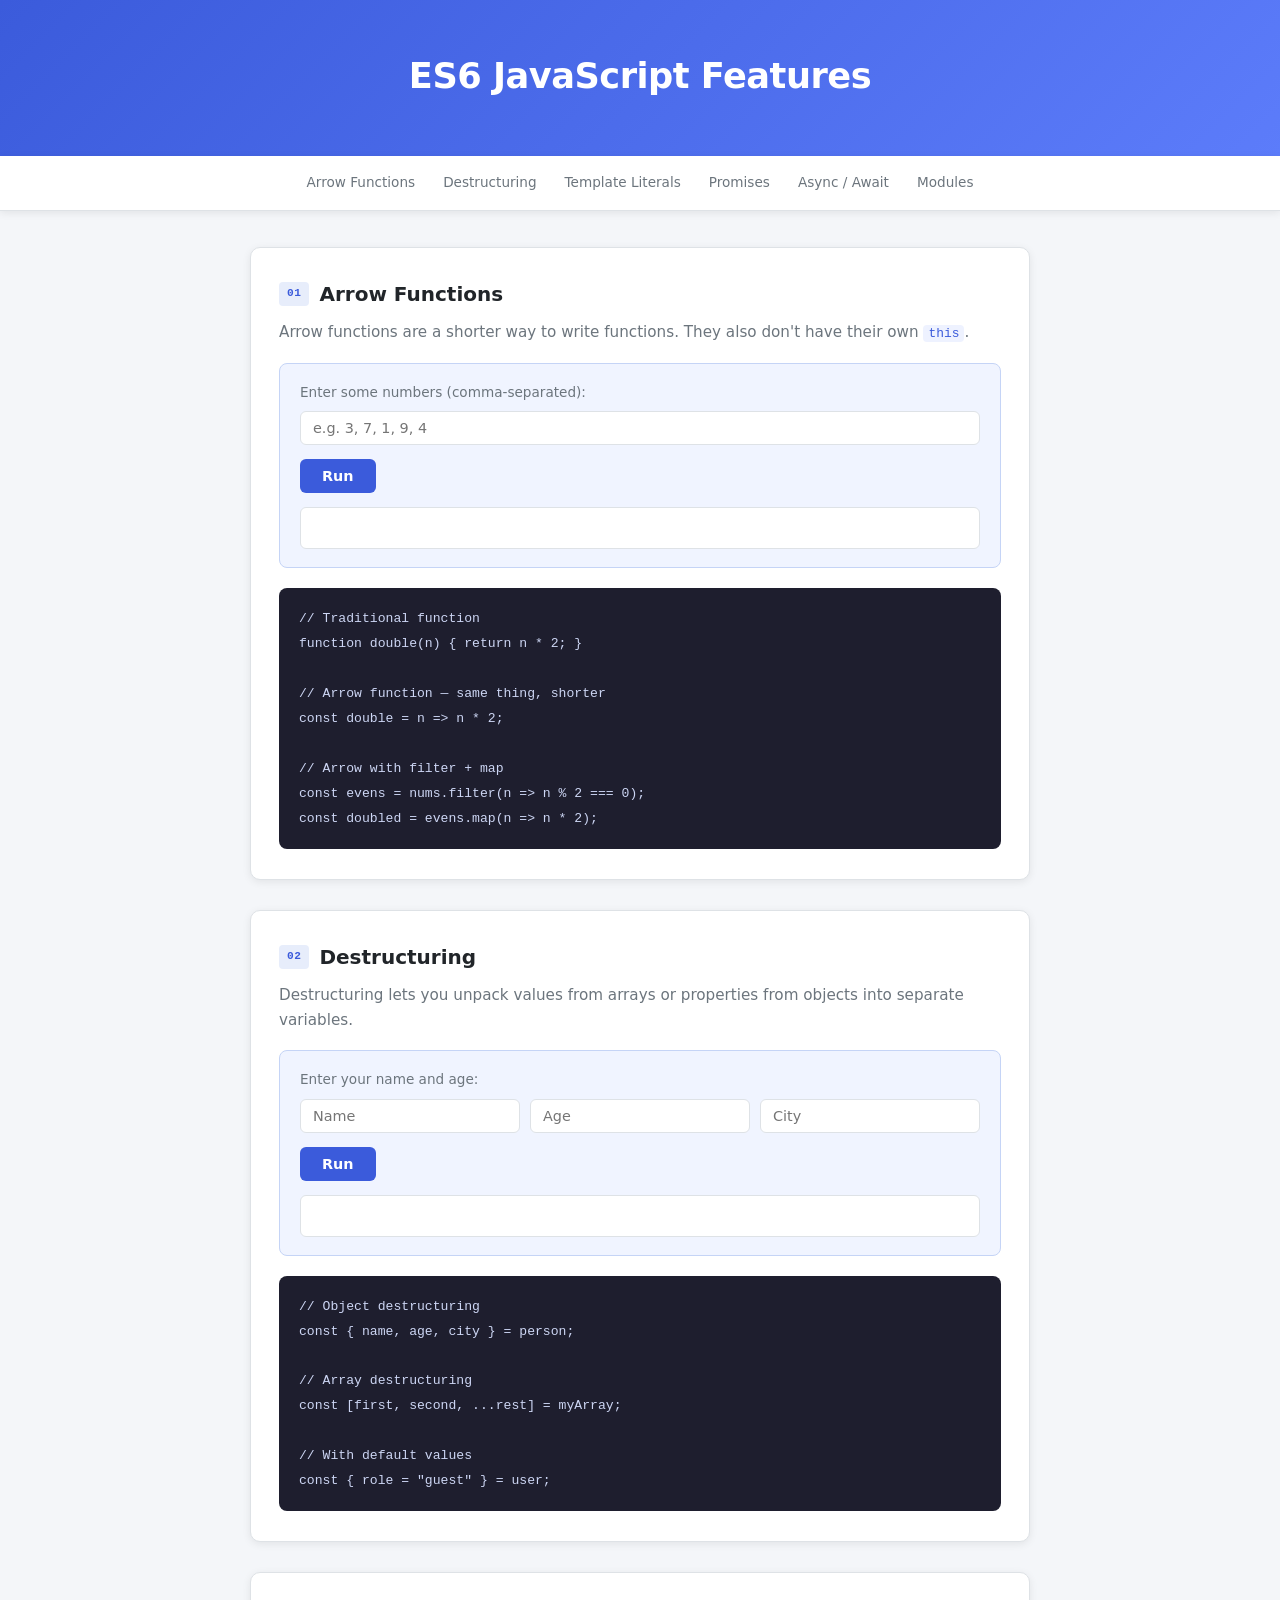
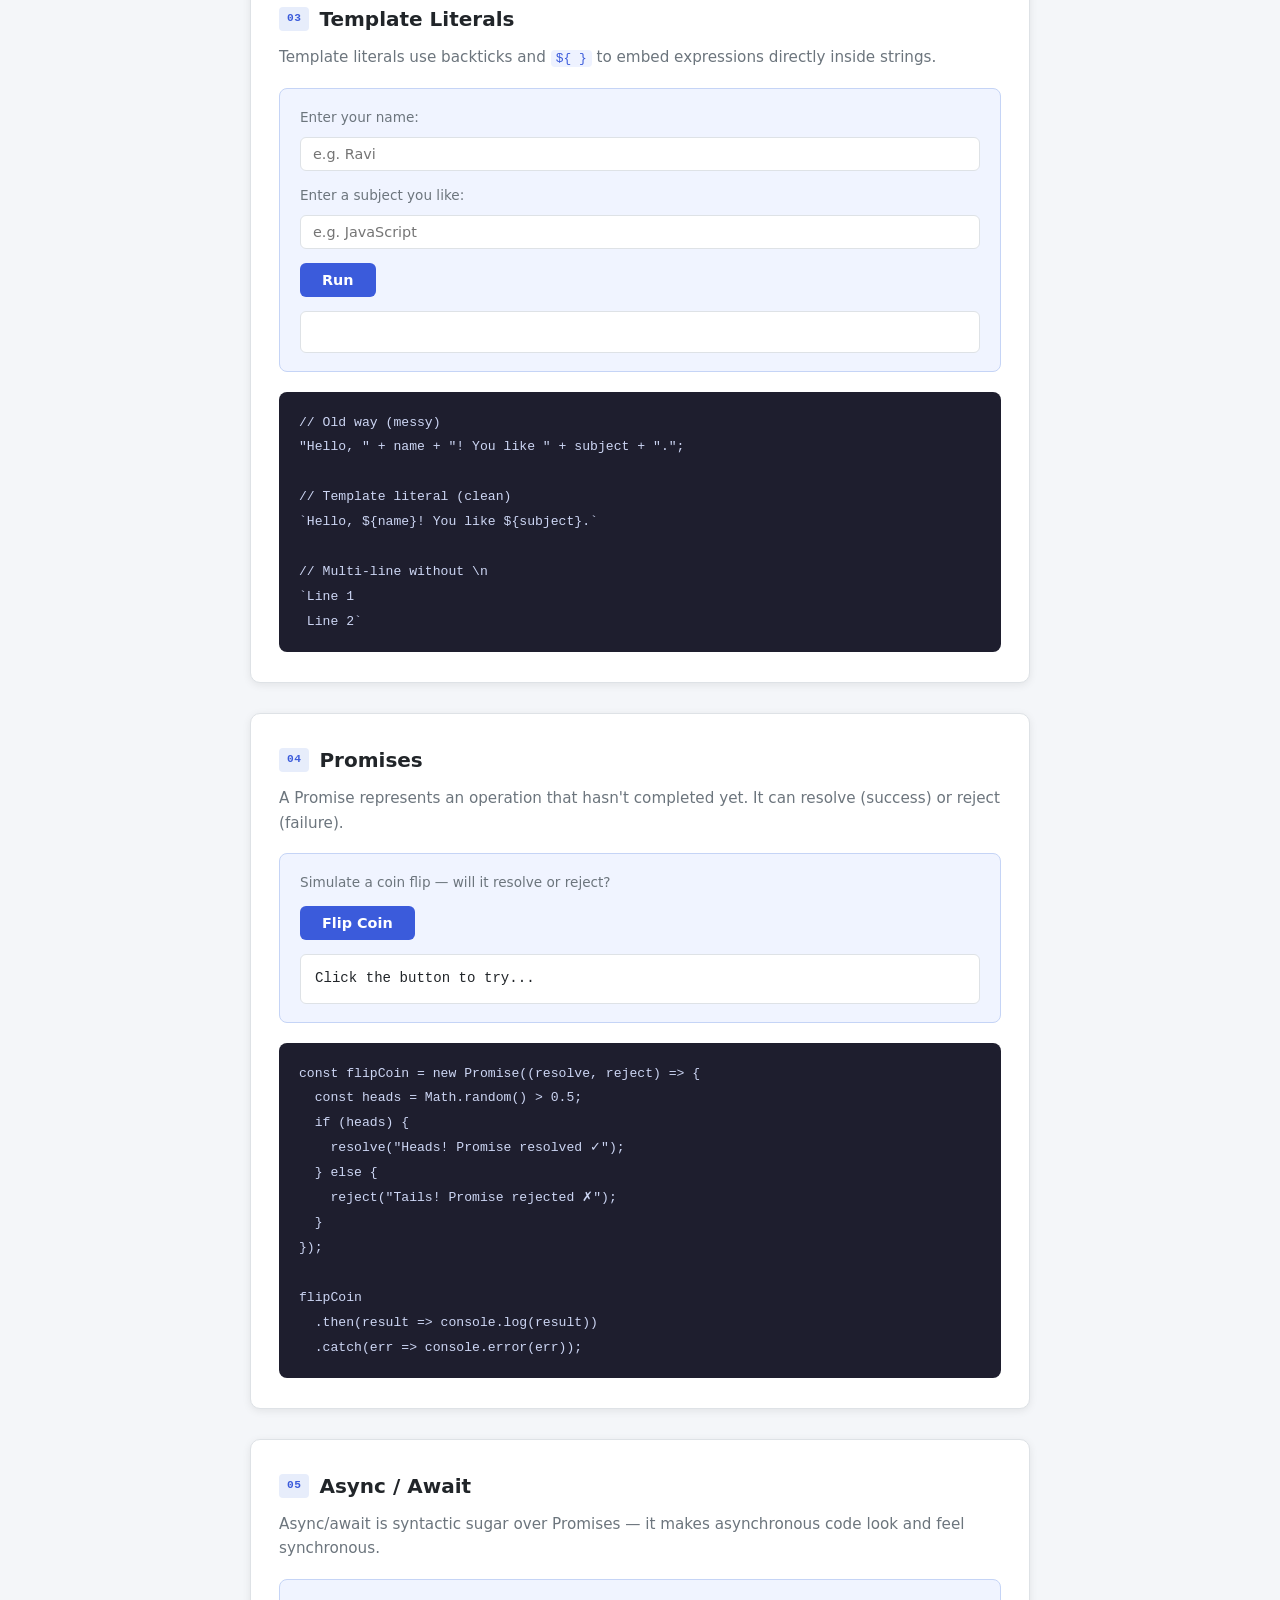
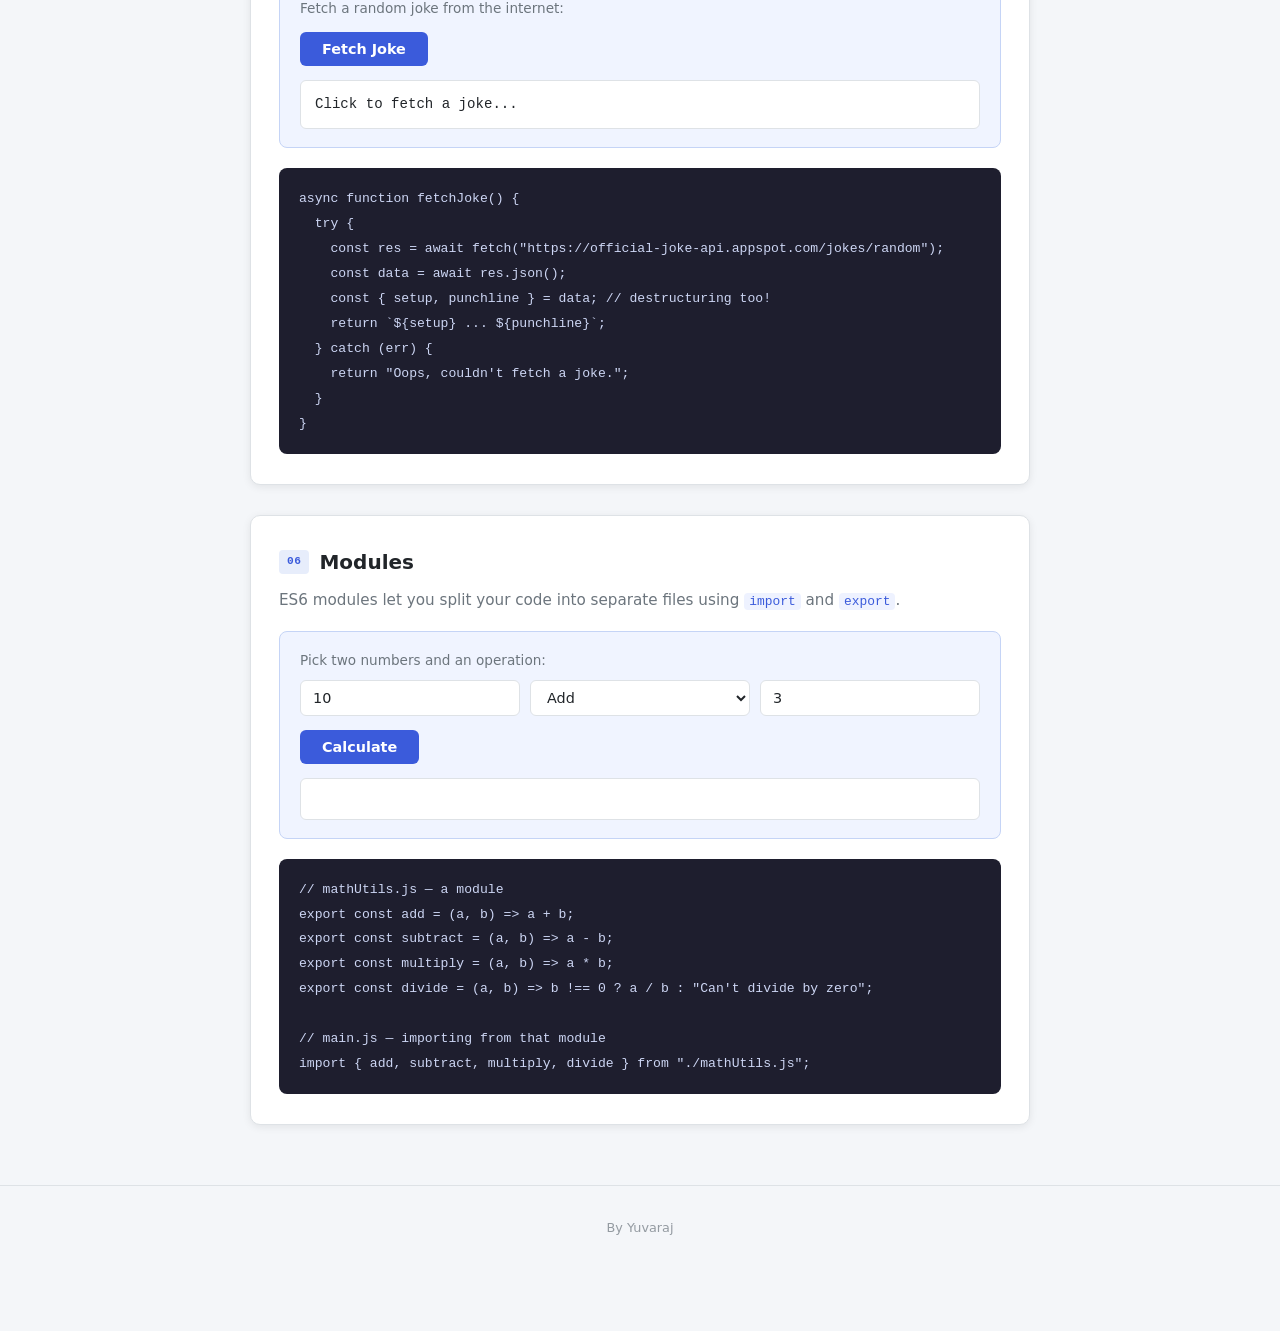
<file: P8 FSD/index.html>
<!DOCTYPE html>
<html lang="en">

<head>
  <meta charset="UTF-8" />
  <meta name="viewport" content="width=device-width, initial-scale=1.0" />
  <title>P8</title>
  <link rel="stylesheet" href="style.css" />
</head>

<body>

  <header>
    <div class="header-inner">
      <h1>ES6 JavaScript Features</h1>
    </div>
  </header>

  <nav>
    <a href="#arrow">Arrow Functions</a>
    <a href="#destructuring">Destructuring</a>
    <a href="#template">Template Literals</a>
    <a href="#promises">Promises</a>
    <a href="#async">Async / Await</a>
    <a href="#modules">Modules</a>
  </nav>

  <main>

    <!-- Section 1: Arrow Functions -->
    <section id="arrow" class="card">
      <h2><span class="tag">01</span> Arrow Functions</h2>
      <p>Arrow functions are a shorter way to write functions. They also don't have their own <code>this</code>.</p>

      <div class="demo-area">
        <label>Enter some numbers (comma-separated):</label>
        <input type="text" id="arrow-input" placeholder="e.g. 3, 7, 1, 9, 4" />
        <div class="btn-row">
          <button onclick="runArrow()">Run</button>
        </div>
        <div class="output" id="arrow-output"></div>
      </div>

      <pre><code>// Traditional function
function double(n) { return n * 2; }

// Arrow function — same thing, shorter
const double = n => n * 2;

// Arrow with filter + map
const evens = nums.filter(n => n % 2 === 0);
const doubled = evens.map(n => n * 2);</code></pre>
    </section>

    <!-- Section 2: Destructuring -->
    <section id="destructuring" class="card">
      <h2><span class="tag">02</span> Destructuring</h2>
      <p>Destructuring lets you unpack values from arrays or properties from objects into separate variables.</p>

      <div class="demo-area">
        <label>Enter your name and age:</label>
        <div class="inline-inputs">
          <input type="text" id="dest-name" placeholder="Name" />
          <input type="number" id="dest-age" placeholder="Age" />
          <input type="text" id="dest-city" placeholder="City" />
        </div>
        <div class="btn-row">
          <button onclick="runDestruct()">Run</button>
        </div>
        <div class="output" id="dest-output"></div>
      </div>

      <pre><code>// Object destructuring
const { name, age, city } = person;

// Array destructuring
const [first, second, ...rest] = myArray;

// With default values
const { role = "guest" } = user;</code></pre>
    </section>

    <!-- Section 3: Template Literals -->
    <section id="template" class="card">
      <h2><span class="tag">03</span> Template Literals</h2>
      <p>Template literals use backticks and <code>${ }</code> to embed expressions directly inside strings.</p>

      <div class="demo-area">
        <label>Enter your name:</label>
        <input type="text" id="tpl-name" placeholder="e.g. Ravi" />
        <label>Enter a subject you like:</label>
        <input type="text" id="tpl-subject" placeholder="e.g. JavaScript" />
        <div class="btn-row">
          <button onclick="runTemplate()">Run</button>
        </div>
        <div class="output" id="tpl-output"></div>
      </div>

      <pre><code>// Old way (messy)
"Hello, " + name + "! You like " + subject + ".";

// Template literal (clean)
`Hello, ${name}! You like ${subject}.`

// Multi-line without \n
`Line 1
 Line 2`</code></pre>
    </section>

    <!-- Section 4: Promises -->
    <section id="promises" class="card">
      <h2><span class="tag">04</span> Promises</h2>
      <p>A Promise represents an operation that hasn't completed yet. It can resolve (success) or reject (failure).</p>

      <div class="demo-area">
        <label>Simulate a coin flip — will it resolve or reject?</label>
        <div class="btn-row">
          <button onclick="runPromise()">Flip Coin</button>
        </div>
        <div class="output" id="promise-output">Click the button to try...</div>
      </div>

      <pre><code>const flipCoin = new Promise((resolve, reject) => {
  const heads = Math.random() > 0.5;
  if (heads) {
    resolve("Heads! Promise resolved ✓");
  } else {
    reject("Tails! Promise rejected ✗");
  }
});

flipCoin
  .then(result => console.log(result))
  .catch(err => console.error(err));</code></pre>
    </section>

    <!-- Section 5: Async/Await -->
    <section id="async" class="card">
      <h2><span class="tag">05</span> Async / Await</h2>
      <p>Async/await is syntactic sugar over Promises — it makes asynchronous code look and feel synchronous.</p>

      <div class="demo-area">
        <label>Fetch a random joke from the internet:</label>
        <div class="btn-row">
          <button onclick="runAsync()">Fetch Joke</button>
        </div>
        <div class="output" id="async-output">Click to fetch a joke...</div>
      </div>

      <pre><code>async function fetchJoke() {
  try {
    const res = await fetch("https://official-joke-api.appspot.com/jokes/random");
    const data = await res.json();
    const { setup, punchline } = data; // destructuring too!
    return `${setup} ... ${punchline}`;
  } catch (err) {
    return "Oops, couldn't fetch a joke.";
  }
}</code></pre>
    </section>

    <!-- Section 6: Modules -->
    <section id="modules" class="card">
      <h2><span class="tag">06</span> Modules</h2>
      <p>ES6 modules let you split your code into separate files using <code>import</code> and <code>export</code>.</p>

      <div class="demo-area">
        <label>Pick two numbers and an operation:</label>
        <div class="inline-inputs">
          <input type="number" id="mod-a" placeholder="Num A" value="10" />
          <select id="mod-op">
            <option value="add">Add</option>
            <option value="subtract">Subtract</option>
            <option value="multiply">Multiply</option>
            <option value="divide">Divide</option>
          </select>
          <input type="number" id="mod-b" placeholder="Num B" value="3" />
        </div>
        <div class="btn-row">
          <button onclick="runModule()">Calculate</button>
        </div>
        <div class="output" id="mod-output"></div>
      </div>

      <pre><code>// mathUtils.js — a module
export const add = (a, b) => a + b;
export const subtract = (a, b) => a - b;
export const multiply = (a, b) => a * b;
export const divide = (a, b) => b !== 0 ? a / b : "Can't divide by zero";

// main.js — importing from that module
import { add, subtract, multiply, divide } from "./mathUtils.js";</code></pre>
    </section>

  </main>

  <footer>
    <p class="footer-note">By Yuvaraj</p>
  </footer>

  <script type="module" src="main.js"></script>
</body>

</html>
</file>
<file: P4 FSD/style.css>
/* ============================================================
   DOM CRAFT — style.css
   Color Palette:
     Primary:   #6c63ff (violet)
     Accent:    #f43f5e (rose)
     Success:   #10b981 (emerald)
     Danger:    #ef4444 (red)
     BG Light:  #f8f7ff
     BG Dark:   #0d0c1d
     Surface:   #ffffff / #16152e
     Border:    #e5e3ff / #2a2850
   ============================================================ */

/* ── RESET & BASE ─────────────────────────────────────────── */
*, *::before, *::after { box-sizing: border-box; margin: 0; padding: 0; }

:root {
  --violet:    #6c63ff;
  --violet-lt: #897fff;
  --violet-dk: #4f46e5;
  --rose:      #f43f5e;
  --emerald:   #10b981;
  --amber:     #f59e0b;
  --sky:       #38bdf8;
  --red:       #ef4444;
  --bg:        #f8f7ff;
  --bg-alt:    #f1f0fc;
  --surface:   #ffffff;
  --surface2:  #f0eeff;
  --text:      #1a1838;
  --text-muted:#6b6891;
  --border:    #dddaff;
  --shadow:    rgba(108,99,255,.15);
  --radius:    14px;
  --radius-sm: 8px;
  --transition: .25s ease;
}

[data-theme="dark"] {
  --bg:       #0d0c1d;
  --bg-alt:   #110f24;
  --surface:  #16152e;
  --surface2: #1f1e3a;
  --text:     #e8e6ff;
  --text-muted:#8583b4;
  --border:   #2a2850;
  --shadow:   rgba(108,99,255,.3);
}

html { scroll-behavior: smooth; }

body {
  font-family: 'Inter', system-ui, sans-serif;
  background: var(--bg);
  color: var(--text);
  transition: background var(--transition), color var(--transition);
  min-height: 100vh;
}

/* ── TYPOGRAPHY ───────────────────────────────────────────── */
h1,h2,h3 { font-weight: 700; line-height: 1.2; }
p { line-height: 1.7; color: var(--text-muted); }
code { font-family: 'Fira Code', monospace; }

/* ── SCROLLBAR ────────────────────────────────────────────── */
::-webkit-scrollbar { width: 6px; }
::-webkit-scrollbar-track { background: var(--bg); }
::-webkit-scrollbar-thumb { background: var(--violet); border-radius: 99px; }

/* ── BUTTONS ──────────────────────────────────────────────── */
.btn {
  display: inline-flex; align-items: center; justify-content: center;
  gap: 6px; padding: 10px 22px; border-radius: 99px; border: none;
  font-family: inherit; font-size: .875rem; font-weight: 600;
  cursor: pointer; transition: all var(--transition); text-decoration: none;
  white-space: nowrap;
}
.btn-primary  { background: var(--violet); color: #fff; }
.btn-primary:hover { background: var(--violet-dk); transform: translateY(-2px); box-shadow: 0 8px 20px var(--shadow); }
.btn-accent   { background: var(--rose); color: #fff; }
.btn-accent:hover { filter: brightness(1.1); transform: translateY(-2px); }
.btn-success  { background: var(--emerald); color: #fff; }
.btn-success:hover { filter: brightness(1.1); transform: translateY(-2px); }
.btn-danger   { background: var(--red); color: #fff; }
.btn-danger:hover  { filter: brightness(1.1); transform: translateY(-2px); }
.btn-ghost {
  background: transparent; color: var(--violet);
  border: 2px solid var(--border);
}
.btn-ghost:hover { background: var(--surface2); transform: translateY(-2px); }
.btn-sm { padding: 7px 16px; font-size: .8rem; }
.btn-xs { padding: 5px 12px; font-size: .75rem; border-radius: 99px; }

/* ── HEADER ───────────────────────────────────────────────── */
.site-header {
  position: sticky; top: 0; z-index: 100;
  display: flex; align-items: center; justify-content: space-between;
  padding: 14px 5%;
  background: rgba(255,255,255,.8);
  backdrop-filter: blur(16px);
  border-bottom: 1px solid var(--border);
  transition: background var(--transition);
}
[data-theme="dark"] .site-header { background: rgba(13,12,29,.85); }

.logo { display: flex; align-items: center; gap: 8px; text-decoration: none; }
.logo-icon { font-size: 1.4rem; color: var(--violet); }
.logo-text { font-size: 1.25rem; font-weight: 800; letter-spacing: -.5px; color: var(--text); }
.logo-text .accent { color: var(--violet); }

.nav a {
  margin: 0 14px; font-size: .875rem; font-weight: 500;
  color: var(--text-muted); text-decoration: none;
  transition: color var(--transition);
}
.nav a:hover { color: var(--violet); }

.theme-btn {
  padding: 7px 16px; border-radius: 99px; border: 2px solid var(--border);
  background: var(--surface); color: var(--text); font-size: .8rem;
  font-weight: 600; cursor: pointer; font-family: inherit;
  transition: all var(--transition);
}
.theme-btn:hover { border-color: var(--violet); }

/* ── HERO ─────────────────────────────────────────────────── */
.hero {
  position: relative; overflow: hidden;
  display: grid; grid-template-columns: 1fr 1fr;
  align-items: center; gap: 60px;
  padding: 90px 5% 80px; min-height: 88vh;
}

.hero-glow {
  position: absolute; top: -200px; right: -200px;
  width: 700px; height: 700px;
  background: radial-gradient(circle, rgba(108,99,255,.18) 0%, transparent 70%);
  pointer-events: none;
}

.badge {
  display: inline-block; padding: 6px 18px; border-radius: 99px;
  background: rgba(108,99,255,.12); color: var(--violet);
  font-size: .78rem; font-weight: 700; letter-spacing: .5px;
  text-transform: uppercase; margin-bottom: 24px;
}

.hero-title { font-size: clamp(2.2rem, 5vw, 3.5rem); margin-bottom: 20px; line-height: 1.1; }

.gradient-text {
  background: linear-gradient(135deg, var(--violet), var(--rose));
  -webkit-background-clip: text; -webkit-text-fill-color: transparent;
  background-clip: text;
}

.hero-sub { font-size: 1.05rem; max-width: 520px; margin-bottom: 36px; color: var(--text-muted); }
.hero-sub strong { color: var(--text); }

.hero-cta { display: flex; gap: 14px; flex-wrap: wrap; }

/* ── CODE CARD (HERO) ─────────────────────────────────────── */
.code-card {
  background: var(--surface); border-radius: var(--radius);
  box-shadow: 0 24px 60px var(--shadow);
  border: 1px solid var(--border); overflow: hidden;
}
.code-top-bar {
  display: flex; gap: 7px; padding: 12px 16px;
  background: var(--surface2); border-bottom: 1px solid var(--border);
}
.code-top-bar span {
  width: 12px; height: 12px; border-radius: 50%;
  background: var(--border);
}
.code-top-bar span:nth-child(1) { background: #ff5f57; }
.code-top-bar span:nth-child(2) { background: #febc2e; }
.code-top-bar span:nth-child(3) { background: #28c840; }

.code-body {
  padding: 24px; min-height: 280px;
  font-family: 'Fira Code', monospace; font-size: .85rem;
  color: var(--text); line-height: 1.9;
}
#typewriterCode { white-space: pre-wrap; }

/* ── SECTION ──────────────────────────────────────────────── */
.lab-section { padding: 90px 5%; }
.alt-bg { background: var(--bg-alt); }

.section-header { text-align: center; margin-bottom: 60px; }
.section-number {
  display: inline-block; font-size: .75rem; font-weight: 800;
  letter-spacing: 2px; color: var(--violet); text-transform: uppercase;
  margin-bottom: 12px;
}
.section-header h2 { font-size: clamp(1.8rem, 3.5vw, 2.5rem); margin-bottom: 12px; }
.section-header p { max-width: 520px; margin: 0 auto; }

/* ── CARD GRID ────────────────────────────────────────────── */
.card-grid {
  display: grid;
  grid-template-columns: repeat(auto-fit, minmax(320px, 1fr));
  gap: 28px;
}
.card-grid.two-col { grid-template-columns: repeat(auto-fit, minmax(400px, 1fr)); }

/* ── LAB CARD ─────────────────────────────────────────────── */
.lab-card {
  background: var(--surface); border-radius: var(--radius);
  border: 1px solid var(--border);
  box-shadow: 0 4px 24px var(--shadow);
  overflow: hidden;
  transition: transform var(--transition), box-shadow var(--transition);
}
.lab-card:hover { transform: translateY(-4px); box-shadow: 0 12px 36px var(--shadow); }
.lab-card.full-width { grid-column: 1 / -1; }

.lab-card-header {
  display: flex; align-items: center; justify-content: space-between;
  padding: 14px 20px; background: var(--surface2);
  border-bottom: 1px solid var(--border);
}
.lab-tag {
  font-size: .75rem; font-weight: 700; letter-spacing: .5px;
  text-transform: uppercase; color: var(--violet);
}
.lab-card-body { padding: 24px; display: flex; flex-direction: column; gap: 16px; }
.lab-card-body.center-body { align-items: center; text-align: center; }

/* ── CODE SNIPPET ─────────────────────────────────────────── */
.code-snippet {
  background: var(--surface2); border-radius: var(--radius-sm);
  padding: 10px 14px; border-left: 3px solid var(--violet);
}
.code-snippet code { font-size: .78rem; color: var(--violet-lt); }

/* ── SECTION 1: CONTENT ───────────────────────────────────── */
.demo-output {
  background: var(--surface2); border-radius: var(--radius-sm);
  padding: 20px; min-height: 90px;
  transition: all .35s ease;
}
.demo-output h3 { font-size: 1.1rem; color: var(--text); margin-bottom: 6px; }

.btn-group { display: flex; gap: 10px; flex-wrap: wrap; }
.btn-group.center { justify-content: center; }
.btn-group.wrap { flex-wrap: wrap; }

.input-label { font-size: .85rem; font-weight: 600; color: var(--text); }
.lab-input {
  width: 100%; padding: 10px 16px; border-radius: 99px;
  border: 2px solid var(--border); background: var(--surface2);
  color: var(--text); font-family: inherit; font-size: .9rem;
  outline: none; transition: border-color var(--transition);
}
.lab-input:focus { border-color: var(--violet); }
.lab-input.short { max-width: 200px; }

.mirror-output {
  background: var(--surface2); border-radius: var(--radius-sm);
  padding: 14px 18px; min-height: 54px; font-size: 1.05rem;
  color: var(--text); font-weight: 500;
  transition: all .2s;
}

.char-counter { font-size: .78rem; color: var(--text-muted); }

.counter-display {
  text-align: center; font-size: 4rem; font-weight: 800;
  color: var(--violet); letter-spacing: -2px;
  transition: color .3s, transform .15s;
}

/* ── SECTION 2: STYLES ────────────────────────────────────── */
.style-box {
  width: 100%; height: 100px; border-radius: var(--radius-sm);
  background: var(--surface2); border: 2px dashed var(--border);
  display: flex; align-items: center; justify-content: center;
  font-size: 1.2rem; font-weight: 700;
  transition: all .4s ease;
}

.color-palette { display: flex; gap: 10px; flex-wrap: wrap; }
.swatch {
  width: 34px; height: 34px; border-radius: 50%;
  border: 3px solid transparent; cursor: pointer;
  background: var(--c);
  transition: transform .2s, border-color .2s;
}
.swatch:hover { transform: scale(1.2); border-color: white; }

.font-demo {
  background: var(--surface2); padding: 20px;
  border-radius: var(--radius-sm); min-height: 70px;
  transition: all .3s; color: var(--text); line-height: 1.5;
}

.slider-row { display: flex; flex-direction: column; gap: 6px; }
.slider-row label { font-size: .84rem; font-weight: 500; color: var(--text-muted); }
.slider-row label strong { color: var(--violet); }
.lab-slider {
  width: 100%; accent-color: var(--violet);
  height: 4px; cursor: pointer;
}

.anim-box {
  height: 110px; border-radius: var(--radius-sm);
  background: linear-gradient(135deg, var(--surface2), var(--bg-alt));
  border: 1px solid var(--border);
  display: flex; flex-direction: column; align-items: center;
  justify-content: center; gap: 8px;
}
.anim-box p { font-size: .85rem; color: var(--text-muted); }
.anim-icon { font-size: 2rem; }

/* ── ANIMATIONS ───────────────────────────────────────────── */
@keyframes bounce {
  0%,100% { transform: translateY(0); }
  50% { transform: translateY(-24px); }
}
@keyframes spin {
  from { transform: rotate(0deg); }
  to   { transform: rotate(360deg); }
}
@keyframes pulse-anim {
  0%,100% { transform: scale(1); opacity:1; }
  50%      { transform: scale(1.18); opacity:.7; }
}
@keyframes shake {
  0%,100% { transform: translateX(0); }
  20%,60% { transform: translateX(-10px); }
  40%,80% { transform: translateX(10px); }
}
.bounce .anim-icon { animation: bounce .7s infinite; }
.spin   .anim-icon { animation: spin .7s linear infinite; }
.pulse  .anim-icon { animation: pulse-anim .8s ease-in-out infinite; }
.shake  .anim-icon { animation: shake .5s ease-in-out 3; }

/* ── SECTION 3: VISIBILITY ────────────────────────────────── */
.visibility-panel {
  display: flex; flex-direction: column; gap: 10px;
  padding: 16px; background: var(--surface2);
  border-radius: var(--radius-sm);
}
.vis-item {
  padding: 12px 16px; border-radius: 8px;
  background: var(--surface); border: 1px solid var(--border);
  font-weight: 500; font-size: .9rem; color: var(--text);
  transition: all .4s ease;
}
.vis-item.opaque { opacity: .2; }
.vis-item.invisible { visibility: hidden; }

.vis-controls { display: flex; flex-direction: column; gap: 10px; }
.vis-row {
  display: flex; align-items: center; justify-content: space-between;
  padding: 10px 14px; background: var(--surface2);
  border-radius: 8px; font-size: .88rem; font-weight: 500;
}

.modal-preview {
  background: var(--surface2); border-radius: var(--radius-sm);
  padding: 20px; text-align: center; margin-bottom: 16px;
}

/* ── ACCORDION ────────────────────────────────────────────── */
.accordion { display: flex; flex-direction: column; gap: 10px; }
.acc-item {
  border: 1px solid var(--border); border-radius: var(--radius-sm);
  overflow: hidden;
}
.acc-header {
  width: 100%; display: flex; justify-content: space-between; align-items: center;
  padding: 16px 20px; background: var(--surface2);
  border: none; cursor: pointer; font-family: inherit;
  font-size: .95rem; font-weight: 600; color: var(--text);
  transition: background var(--transition);
}
.acc-header:hover { background: var(--border); }
.acc-header.open { background: var(--surface2); }
.acc-arrow {
  font-size: 1.2rem; color: var(--violet); font-weight: 700;
  transition: transform .3s;
}
.acc-header.open .acc-arrow { transform: rotate(90deg); }

.acc-body {
  max-height: 0; overflow: hidden;
  transition: max-height .4s ease, padding .3s ease;
  background: var(--surface);
}
.acc-body p { padding: 16px 20px; font-size: .9rem; }
.acc-body code { background: var(--surface2); padding: 2px 6px; border-radius: 4px; font-size: .83rem; color: var(--violet); }

/* ── SECTION 4: EVENTS ────────────────────────────────────── */
.tracker-zone {
  position: relative; height: 160px; border-radius: var(--radius-sm);
  background: linear-gradient(135deg, var(--surface2), var(--bg-alt));
  border: 2px dashed var(--border); overflow: hidden; cursor: crosshair;
  display: flex; flex-direction: column; align-items: center; justify-content: center;
}
.tracker-tip { font-size: .83rem; color: var(--text-muted); pointer-events: none; }
.tracker-coords {
  position: absolute; bottom: 10px; right: 14px;
  font-family: 'Fira Code', monospace; font-size: .75rem; color: var(--violet);
}
.tracker-cursor {
  position: absolute; width: 18px; height: 18px;
  border-radius: 50%; background: var(--violet);
  opacity: 0; pointer-events: none; transform: translate(-50%,-50%);
  transition: opacity .15s;
  box-shadow: 0 0 14px var(--violet);
}

.key-display { display: flex; align-items: center; gap: 12px; }
.key-display label { font-size: .85rem; font-weight: 600; color: var(--text-muted); }
.key-badge {
  padding: 6px 16px; border-radius: 8px;
  background: var(--surface2); border: 2px solid var(--border);
  font-family: 'Fira Code', monospace; font-size: .9rem;
  color: var(--violet); font-weight: 600; min-width: 60px; text-align: center;
  transition: all .15s;
}

.todo-input-row { display: flex; gap: 10px; }
.todo-input-row .lab-input { flex: 1; width: auto; }

.todo-list { list-style: none; display: flex; flex-direction: column; gap: 8px; max-height: 220px; overflow-y: auto; }
.todo-list li {
  display: flex; align-items: center; justify-content: space-between;
  padding: 10px 16px; border-radius: 8px;
  background: var(--surface2); border: 1px solid var(--border);
  font-size: .9rem; color: var(--text);
  animation: slideIn .25s ease;
}
.todo-list li.done span { text-decoration: line-through; opacity: .5; }
.todo-item-left { display: flex; align-items: center; gap: 10px; flex: 1; cursor: pointer; }
.todo-check { width: 18px; height: 18px; cursor: pointer; accent-color: var(--violet); }
.todo-del { background: none; border: none; color: var(--text-muted); cursor: pointer; font-size: 1rem; padding: 2px 6px; border-radius: 4px; transition: color .2s; }
.todo-del:hover { color: var(--red); }
.todo-empty { text-align: center; font-size: .88rem; color: var(--text-muted); padding: 20px; }

@keyframes slideIn {
  from { opacity: 0; transform: translateY(-10px); }
  to   { opacity: 1; transform: translateY(0); }
}

.event-buttons { display: flex; gap: 12px; flex-wrap: wrap; margin-bottom: 16px; }
.event-log {
  background: var(--surface2); border-radius: var(--radius-sm);
  padding: 14px; max-height: 180px; overflow-y: auto;
  font-family: 'Fira Code', monospace; font-size: .78rem;
  display: flex; flex-direction: column; gap: 6px;
}
.log-entry {
  display: flex; gap: 12px; align-items: center;
  padding: 4px 0; border-bottom: 1px solid var(--border);
  animation: slideIn .2s ease;
}
.log-time { color: var(--text-muted); flex-shrink: 0; }
.log-event { color: var(--violet); font-weight: 700; }
.log-target { color: var(--emerald); }
.log-placeholder { color: var(--text-muted); text-align: center; padding: 20px; font-size: .85rem; }

/* ── MODAL ────────────────────────────────────────────────── */
.modal-overlay {
  position: fixed; inset: 0; z-index: 1000;
  background: rgba(13,12,29,.6); backdrop-filter: blur(6px);
  display: flex; align-items: center; justify-content: center;
  opacity: 0; pointer-events: none;
  transition: opacity .3s ease;
}
.modal-overlay.active { opacity: 1; pointer-events: all; }

.modal-box {
  background: var(--surface); border-radius: var(--radius);
  border: 1px solid var(--border); padding: 40px;
  max-width: 500px; width: 90%; position: relative;
  text-align: center;
  transform: translateY(40px) scale(.95);
  transition: transform .35s ease, opacity .35s;
  box-shadow: 0 32px 64px rgba(0,0,0,.25);
}
.modal-overlay.active .modal-box { transform: translateY(0) scale(1); }

.modal-close {
  position: absolute; top: 16px; right: 16px;
  background: var(--surface2); border: 1px solid var(--border);
  color: var(--text-muted); padding: 4px 10px; border-radius: 6px;
  cursor: pointer; font-size: 1rem; transition: all .2s;
}
.modal-close:hover { color: var(--red); border-color: var(--red); }

.modal-icon { font-size: 2.5rem; margin-bottom: 16px; }
.modal-box h3 { font-size: 1.4rem; margin-bottom: 12px; }
.modal-box p { margin-bottom: 20px; }
.modal-box code { background: var(--surface2); padding: 2px 6px; border-radius: 4px; font-size: .83rem; }

.modal-code {
  background: #12101f; border-radius: var(--radius-sm);
  padding: 16px 20px; text-align: left; margin-bottom: 24px;
  border: 1px solid #2a2850;
}
.modal-code pre code { font-size: .8rem; color: #a5b4fc; }

/* ── SPARK CANVAS ─────────────────────────────────────────── */
#sparkCanvas {
  position: fixed; inset: 0; pointer-events: none; z-index: 9999;
}

/* ── FOOTER ───────────────────────────────────────────────── */
.site-footer {
  background: var(--surface2); border-top: 1px solid var(--border);
  padding: 50px 5%; text-align: center;
}
.footer-inner { display: flex; flex-direction: column; align-items: center; gap: 10px; }
.footer-inner p { font-size: .88rem; }
.footer-sub { font-size: .78rem; color: var(--violet); font-weight: 600; }

/* ── RESPONSIVE ───────────────────────────────────────────── */
@media (max-width: 900px) {
  .hero { grid-template-columns: 1fr; gap: 40px; text-align: center; padding-top: 60px; }
  .hero-cta { justify-content: center; }
  .hero-sub { margin: 0 auto 36px; }
  .nav { display: none; }
}
@media (max-width: 600px) {
  .card-grid, .card-grid.two-col { grid-template-columns: 1fr; }
  .lab-section { padding: 60px 4%; }
  .event-buttons { flex-direction: column; }
}
</file>
<file: P8 FSD/style.css>
/* ---- Reset & Base ---- */
*, *::before, *::after {
  box-sizing: border-box;
  margin: 0;
  padding: 0;
}

:root {
  --bg: #f4f6f9;
  --card-bg: #ffffff;
  --primary: #3b5bdb;
  --primary-dark: #2f4ac0;
  --accent: #f76707;
  --text: #212529;
  --text-light: #6c757d;
  --border: #dee2e6;
  --code-bg: #1e1e2e;
  --code-text: #cdd6f4;
  --tag-bg: #e7edfb;
  --tag-color: #3b5bdb;
  --output-bg: #f0f4ff;
  --success: #2f9e44;
  --error: #c92a2a;
  --nav-bg: #fff;
  --shadow: 0 2px 8px rgba(0,0,0,0.08);
  --radius: 10px;
}

html {
  scroll-behavior: smooth;
}

body {
  font-family: 'Segoe UI', system-ui, -apple-system, sans-serif;
  background: var(--bg);
  color: var(--text);
  font-size: 15.5px;
  line-height: 1.6;
}

/* ---- Header ---- */
header {
  background: linear-gradient(135deg, #3b5bdb 0%, #5c7cfa 100%);
  color: #fff;
  padding: 48px 24px 42px;
  text-align: center;
}

.header-inner {
  max-width: 740px;
  margin: 0 auto;
}

header h1 {
  font-size: 2.2rem;
  font-weight: 700;
  letter-spacing: -0.5px;
  margin-bottom: 10px;
}

header .subtitle {
  font-size: 1rem;
  color: rgba(255,255,255,0.85);
}

/* ---- Nav ---- */
nav {
  background: var(--nav-bg);
  border-bottom: 1px solid var(--border);
  position: sticky;
  top: 0;
  z-index: 100;
  display: flex;
  gap: 2px;
  justify-content: center;
  flex-wrap: wrap;
  padding: 10px 16px;
  box-shadow: var(--shadow);
}

nav a {
  color: var(--text-light);
  text-decoration: none;
  font-size: 0.85rem;
  font-weight: 500;
  padding: 6px 13px;
  border-radius: 20px;
  transition: background 0.2s, color 0.2s;
}

nav a:hover {
  background: var(--tag-bg);
  color: var(--primary);
}

/* ---- Main ---- */
main {
  max-width: 820px;
  margin: 0 auto;
  padding: 36px 20px 60px;
  display: flex;
  flex-direction: column;
  gap: 30px;
}

/* ---- Cards ---- */
.card {
  background: var(--card-bg);
  border-radius: var(--radius);
  padding: 30px 28px;
  box-shadow: var(--shadow);
  border: 1px solid var(--border);
}

.card h2 {
  font-size: 1.25rem;
  font-weight: 600;
  margin-bottom: 10px;
  display: flex;
  align-items: center;
  gap: 10px;
  color: var(--text);
}

.tag {
  background: var(--tag-bg);
  color: var(--tag-color);
  font-size: 0.7rem;
  font-weight: 700;
  padding: 3px 8px;
  border-radius: 4px;
  letter-spacing: 0.5px;
  font-family: monospace;
}

.card > p {
  color: var(--text-light);
  margin-bottom: 18px;
  font-size: 0.95rem;
}

/* ---- Demo Area ---- */
.demo-area {
  background: var(--output-bg);
  border-radius: 8px;
  padding: 18px 20px;
  margin-bottom: 20px;
  border: 1px solid #c5d4f6;
}

.demo-area label {
  display: block;
  font-size: 0.85rem;
  font-weight: 500;
  color: var(--text-light);
  margin-bottom: 8px;
  margin-top: 12px;
}

.demo-area label:first-child {
  margin-top: 0;
}

.demo-area input[type="text"],
.demo-area input[type="number"],
.demo-area select {
  width: 100%;
  padding: 8px 12px;
  border: 1px solid var(--border);
  border-radius: 6px;
  font-size: 0.9rem;
  font-family: inherit;
  background: #fff;
  color: var(--text);
  outline: none;
  transition: border-color 0.2s;
  margin-bottom: 2px;
}

.demo-area input:focus,
.demo-area select:focus {
  border-color: var(--primary);
}

.inline-inputs {
  display: flex;
  gap: 10px;
  flex-wrap: wrap;
}

.inline-inputs input,
.inline-inputs select {
  flex: 1;
  min-width: 90px;
}

.btn-row {
  margin-top: 12px;
}

button {
  background: var(--primary);
  color: #fff;
  border: none;
  padding: 9px 22px;
  border-radius: 6px;
  font-size: 0.9rem;
  font-weight: 600;
  cursor: pointer;
  transition: background 0.2s, transform 0.1s;
  font-family: inherit;
}

button:hover {
  background: var(--primary-dark);
}

button:active {
  transform: scale(0.97);
}

/* ---- Output box ---- */
.output {
  margin-top: 14px;
  padding: 12px 14px;
  border-radius: 6px;
  background: #fff;
  border: 1px solid var(--border);
  font-size: 0.88rem;
  font-family: 'Courier New', monospace;
  color: var(--text);
  min-height: 42px;
  line-height: 1.7;
  word-break: break-word;
}

.output.success {
  color: var(--success);
  border-color: #beefca;
  background: #f3fcf4;
}

.output.error {
  color: var(--error);
  border-color: #f5c2c2;
  background: #fff5f5;
}

.output.loading {
  color: var(--text-light);
  font-style: italic;
}

/* ---- Code block ---- */
pre {
  background: var(--code-bg);
  border-radius: 8px;
  padding: 18px 20px;
  overflow-x: auto;
}

pre code {
  font-family: 'Courier New', Consolas, monospace;
  font-size: 0.82rem;
  color: var(--code-text);
  line-height: 1.75;
}

code {
  background: #eef2ff;
  color: #3b5bdb;
  padding: 1px 5px;
  border-radius: 4px;
  font-size: 0.85em;
  font-family: 'Courier New', monospace;
}

pre code {
  background: none;
  padding: 0;
  font-size: 0.82rem;
}

/* ---- Footer ---- */
footer {
  text-align: center;
  padding: 28px 16px 36px;
  color: var(--text-light);
  font-size: 0.88rem;
  border-top: 1px solid var(--border);
}

footer .footer-note {
  font-size: 0.8rem;
  margin-top: 4px;
  opacity: 0.7;
}

/* ---- Responsive ---- */
@media (max-width: 600px) {
  header h1 {
    font-size: 1.6rem;
  }

  .card {
    padding: 20px 16px;
  }

  nav a {
    font-size: 0.78rem;
    padding: 5px 10px;
  }
}
</file>
